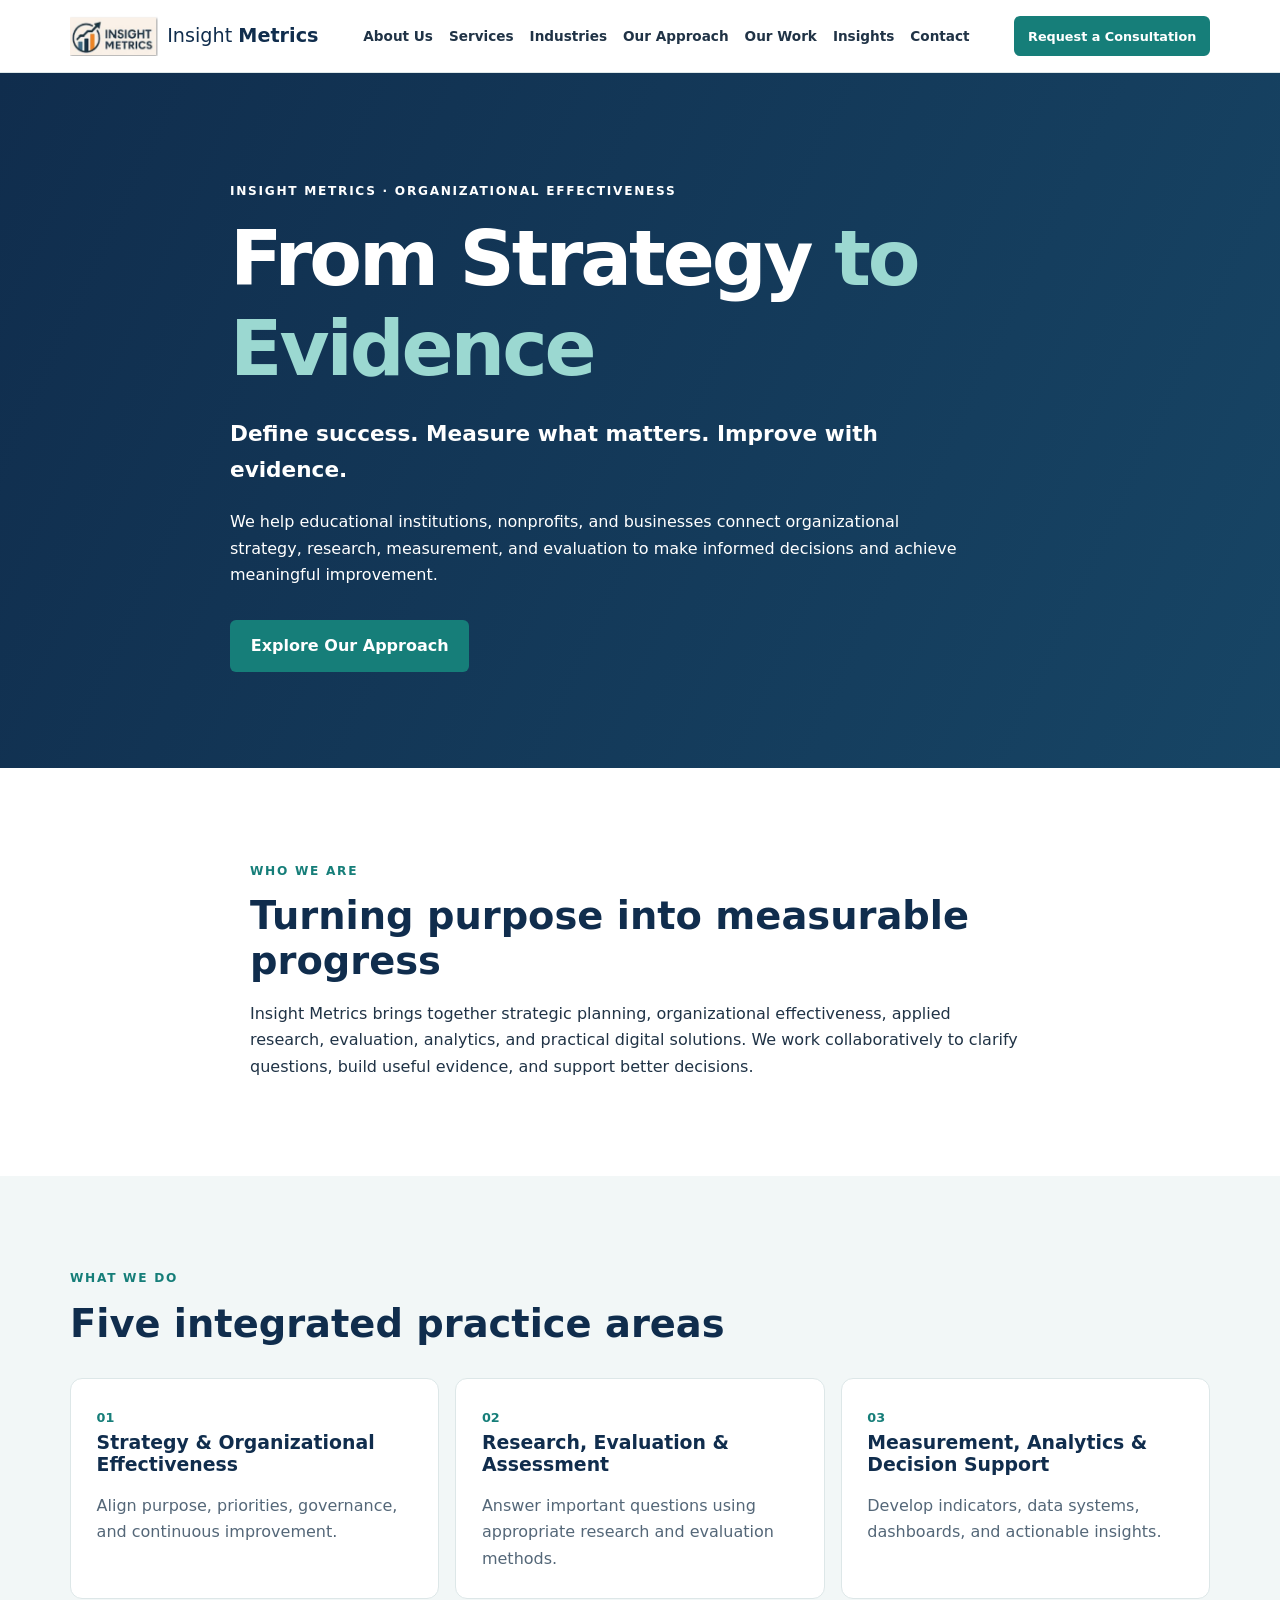
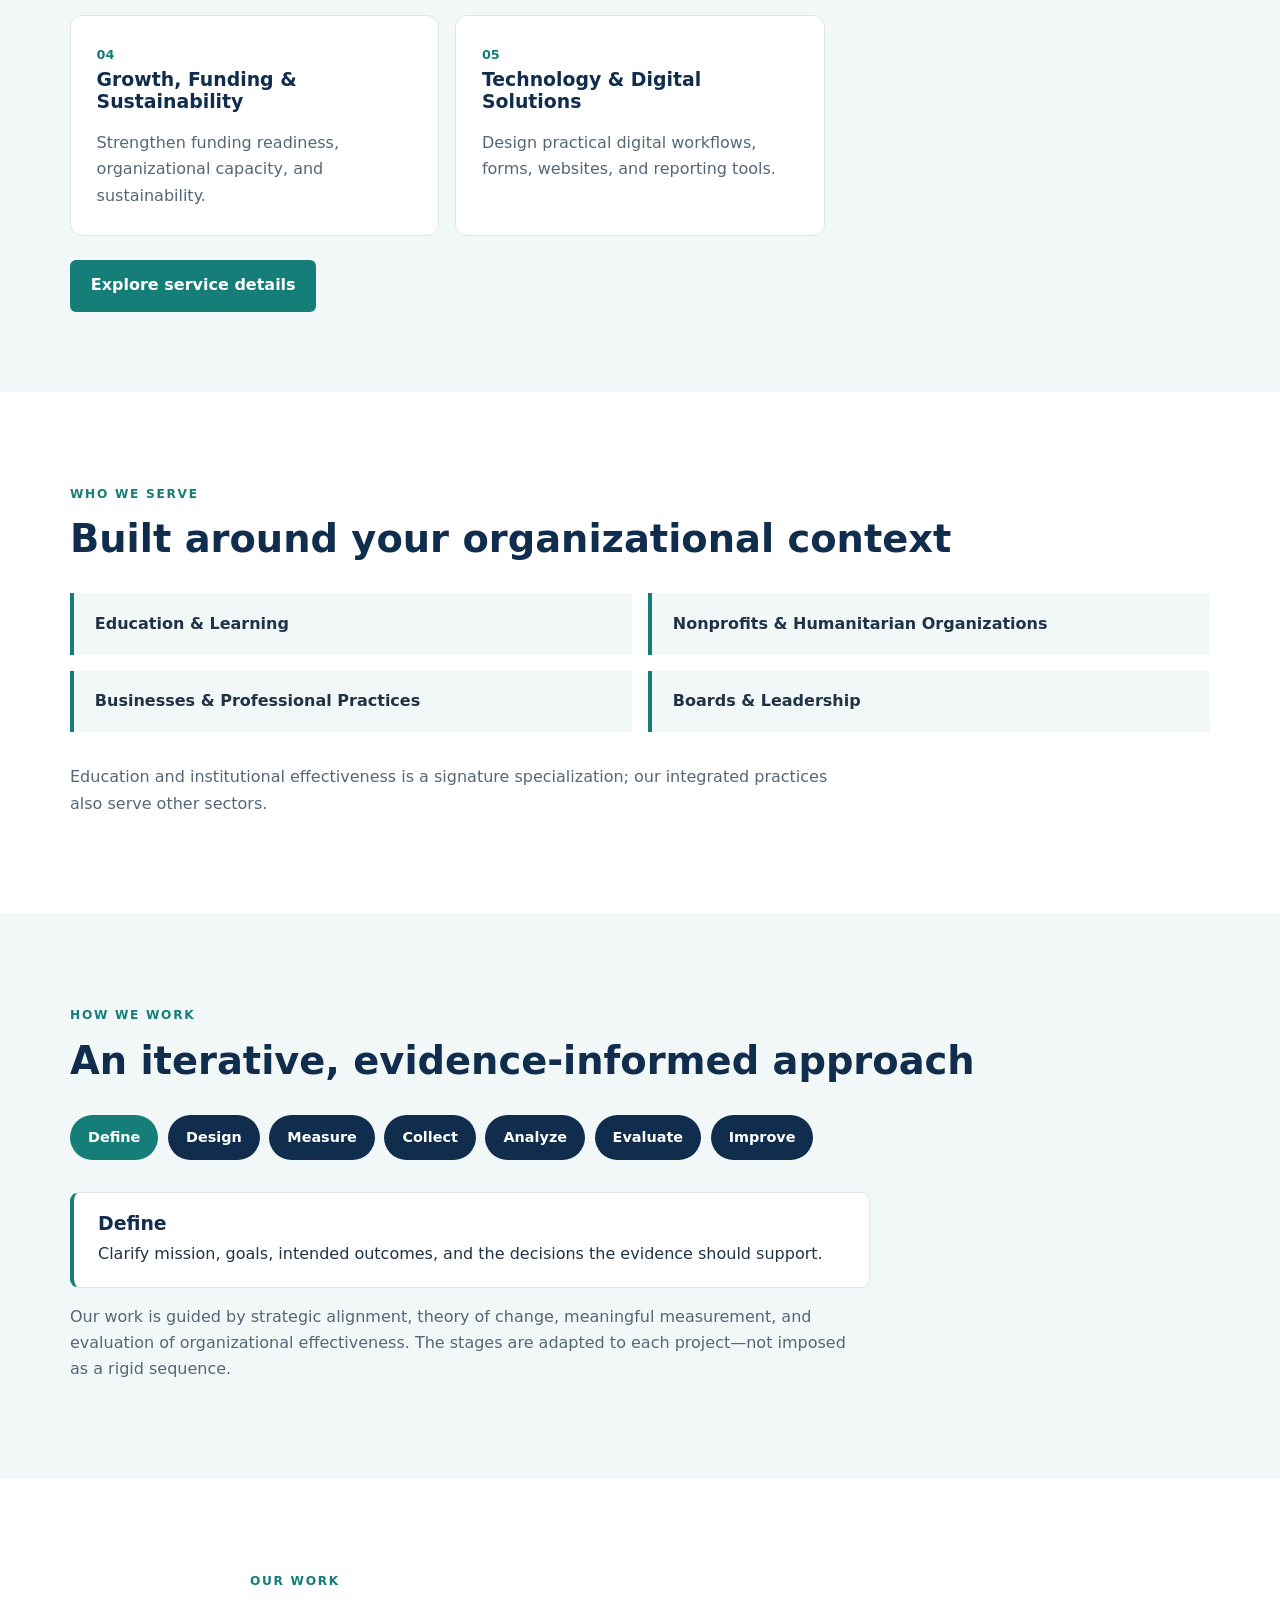
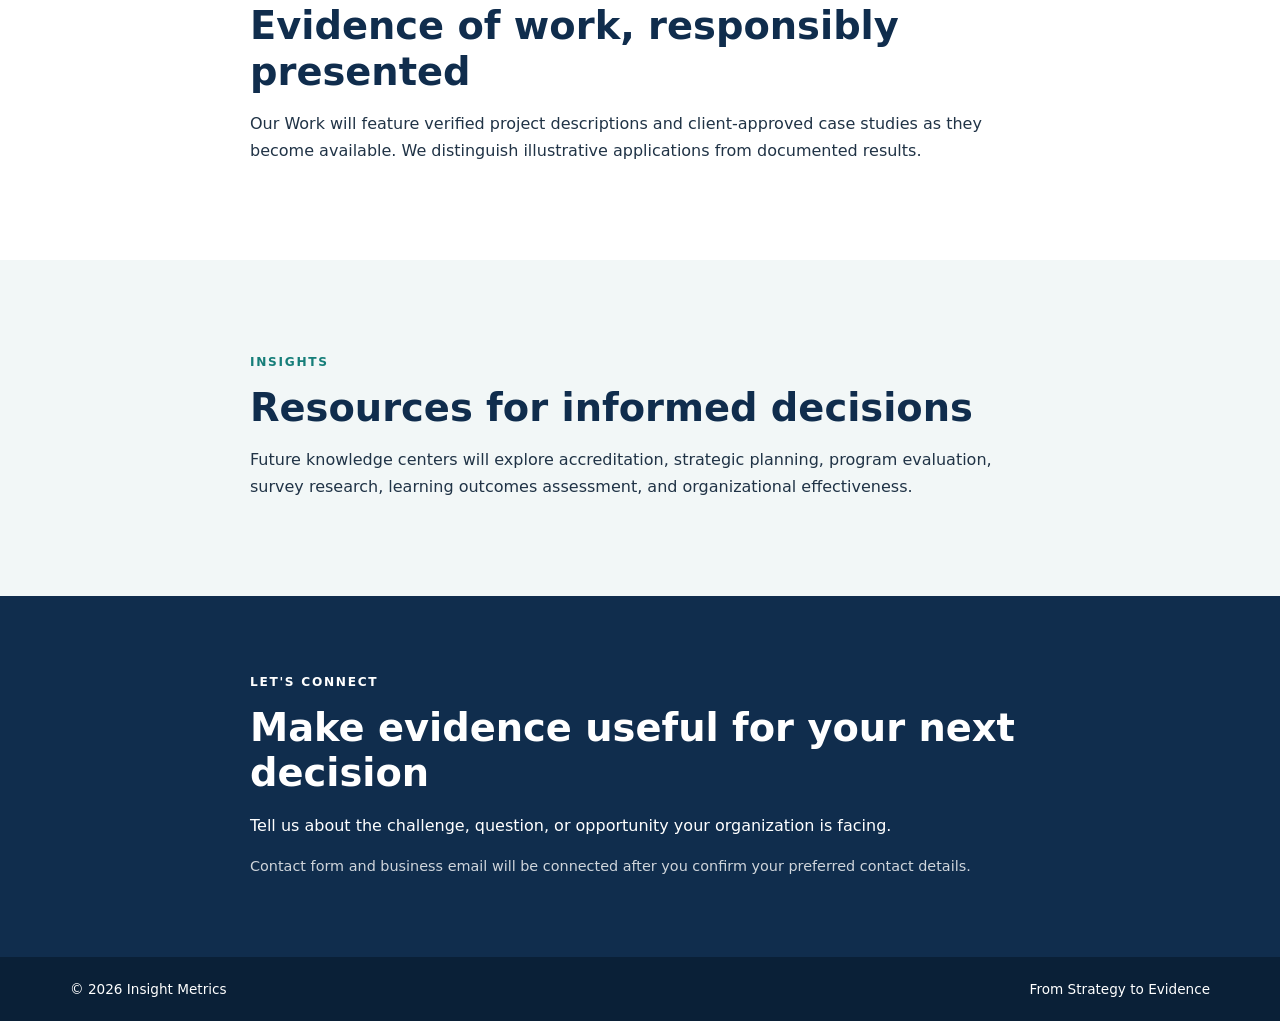
<file: index.html>
<!DOCTYPE html>
<html lang="en">

<head>
  <meta charset="UTF-8">
  <meta name="viewport" content="width=device-width, initial-scale=1.0">
  <meta name="description"
    content="Insight Metrics connects organizational strategy, research, measurement, and evaluation to meaningful improvement.">
  <title>Insight Metrics | From Strategy to Evidence</title>
  <link rel="stylesheet" href="styles.css">
</head>

<body>
  <a class="skip-link" href="#main">Skip to content</a>
  <header class="site-header">
    <div class="container header-inner">
      <a class="brand" href="index.html" aria-label="Insight Metrics homepage">
        <img src="Images/businesslogo.png" alt="" style="display:block;height:40px;width:auto;">
        <span>Insight <strong>Metrics</strong></span>
      </a>
      <button class="menu-toggle" type="button" aria-expanded="false" aria-controls="main-navigation">☰ Menu</button>
      <nav id="main-navigation" aria-label="Main navigation" class="main-nav">
        <a href="about.html">About Us</a>
        <a href="services.html">Services</a>
        <a href="industries.html">Industries</a>
        <a href="approach.html">Our Approach</a>
        <a href="work.html">Our Work</a>
        <a href="insights.html">Insights</a>
        <a href="contact.html">Contact</a>
      </nav>
      <a class="button button-small"
        href="https://docs.google.com/forms/d/e/1FAIpQLSc_sXmukGvvefUsHFQZ63Cz_cpYXKSCiIsToT99wh1qTooazA/viewform?usp=header">
        Request a Consultation
      </a>
    </div>
  </header>
  <main id="main">
    <section class="hero">
      <div class="container hero-content">
        <p class="eyebrow">INSIGHT METRICS · ORGANIZATIONAL EFFECTIVENESS</p>
        <h1>From Strategy <span>to Evidence</span></h1>
        <p class="hero-lead">Define success. Measure what matters. Improve with evidence.</p>
        <p>We help educational institutions, nonprofits, and businesses connect organizational strategy, research,
          measurement, and evaluation to make informed decisions and achieve meaningful improvement.</p>
        <a class="button" href="approach.html">Explore Our Approach</a>
      </div>
    </section>
    <section class="section" id="about">
      <div class="container narrow">
        <p class="eyebrow teal">WHO WE ARE</p>
        <h2>Turning purpose into measurable progress</h2>
        <p>Insight Metrics brings together strategic planning, organizational effectiveness, applied research,
          evaluation, analytics, and practical digital solutions. We work collaboratively to clarify questions, build
          useful evidence, and support better decisions.</p>
      </div>
    </section>
    <section class="section section-soft" id="services">
      <div class="container">
        <p class="eyebrow teal">WHAT WE DO</p>
        <h2>Five integrated practice areas</h2>
        <div class="card-grid">
          <article class="service-card"><span class="card-number">01</span>
            <h3>Strategy &amp; Organizational Effectiveness</h3>
            <p>Align purpose, priorities, governance, and continuous improvement.</p>
          </article>
          <article class="service-card"><span class="card-number">02</span>
            <h3>Research, Evaluation &amp; Assessment</h3>
            <p>Answer important questions using appropriate research and evaluation methods.</p>
          </article>
          <article class="service-card"><span class="card-number">03</span>
            <h3>Measurement, Analytics &amp; Decision Support</h3>
            <p>Develop indicators, data systems, dashboards, and actionable insights.</p>
          </article>
          <article class="service-card"><span class="card-number">04</span>
            <h3>Growth, Funding &amp; Sustainability</h3>
            <p>Strengthen funding readiness, organizational capacity, and sustainability.</p>
          </article>
          <article class="service-card"><span class="card-number">05</span>
            <h3>Technology &amp; Digital Solutions</h3>
            <p>Design practical digital workflows, forms, websites, and reporting tools.</p>
          </article>
        </div>
        <div class="services-action"><button class="button" id="toggle-services" type="button" aria-expanded="false"
            aria-controls="services-detail">Explore service details</button></div>
        <div id="services-detail" class="details-panel" hidden>
          <h3>How our services connect</h3>
          <p>We tailor the combination of strategic planning, research, measurement, sustainability, and technology to
            the needs of each organization. Not every engagement requires all five areas.</p>
          <p>Our signature specialization is Education &amp; Institutional Effectiveness.</p>
        </div>
      </div>
    </section>
    <section class="section" id="industries">
      <div class="container">
        <p class="eyebrow teal">WHO WE SERVE</p>
        <h2>Built around your organizational context</h2>
        <div class="pill-grid">
          <div>Education &amp; Learning</div>
          <div>Nonprofits &amp; Humanitarian Organizations</div>
          <div>Businesses &amp; Professional Practices</div>
          <div>Boards &amp; Leadership</div>
        </div>
        <p class="section-note">Education and institutional effectiveness is a signature specialization; our integrated
          practices also serve other sectors.</p>
      </div>
    </section>
    <section class="section section-soft" id="approach">
      <div class="container">
        <p class="eyebrow teal">HOW WE WORK</p>
        <h2>An iterative, evidence-informed approach</h2>
        <div class="steps" role="group" aria-label="Explore methodology stages">
          <button type="button" class="step-button is-active" data-stage="0" aria-pressed="true">Define</button><button
            type="button" class="step-button" data-stage="1" aria-pressed="false">Design</button><button type="button"
            class="step-button" data-stage="2" aria-pressed="false">Measure</button><button type="button"
            class="step-button" data-stage="3" aria-pressed="false">Collect</button><button type="button"
            class="step-button" data-stage="4" aria-pressed="false">Analyze</button><button type="button"
            class="step-button" data-stage="5" aria-pressed="false">Evaluate</button><button type="button"
            class="step-button" data-stage="6" aria-pressed="false">Improve</button>
        </div>
        <div class="stage-panel" id="stage-panel" aria-live="polite">
          <h3 id="stage-title">Define</h3>
          <p id="stage-description">Clarify mission, goals, intended outcomes, and the decisions the evidence should
            support.</p>
        </div>
        <p class="section-note">Our work is guided by strategic alignment, theory of change, meaningful measurement, and
          evaluation of organizational effectiveness. The stages are adapted to each project—not imposed as a rigid
          sequence.</p>
      </div>
    </section>
    <section class="section" id="work">
      <div class="container narrow">
        <p class="eyebrow teal">OUR WORK</p>
        <h2>Evidence of work, responsibly presented</h2>
        <p>Our Work will feature verified project descriptions and client-approved case studies as they become
          available. We distinguish illustrative applications from documented results.</p>
      </div>
    </section>
    <section class="section section-soft" id="insights">
      <div class="container narrow">
        <p class="eyebrow teal">INSIGHTS</p>
        <h2>Resources for informed decisions</h2>
        <p>Future knowledge centers will explore accreditation, strategic planning, program evaluation, survey research,
          learning outcomes assessment, and organizational effectiveness.</p>
      </div>
    </section>
    <section class="contact-section" id="contact">
      <div class="container narrow">
        <p class="eyebrow">LET'S CONNECT</p>
        <h2>Make evidence useful for your next decision</h2>
        <p>Tell us about the challenge, question, or opportunity your organization is facing.</p>
        <p class="contact-note">Contact form and business email will be connected after you confirm your preferred
          contact details.</p>
      </div>
    </section>
  </main>
  <footer class="site-footer">
    <div class="container footer-inner"><span>© 2026 Insight Metrics</span><span>From Strategy to Evidence</span></div>
  </footer>
  <button id="back-to-top" class="back-to-top" type="button" aria-label="Back to top">↑ Top</button>
  <script src="script.js" defer></script>
</body>

</html>
</file>
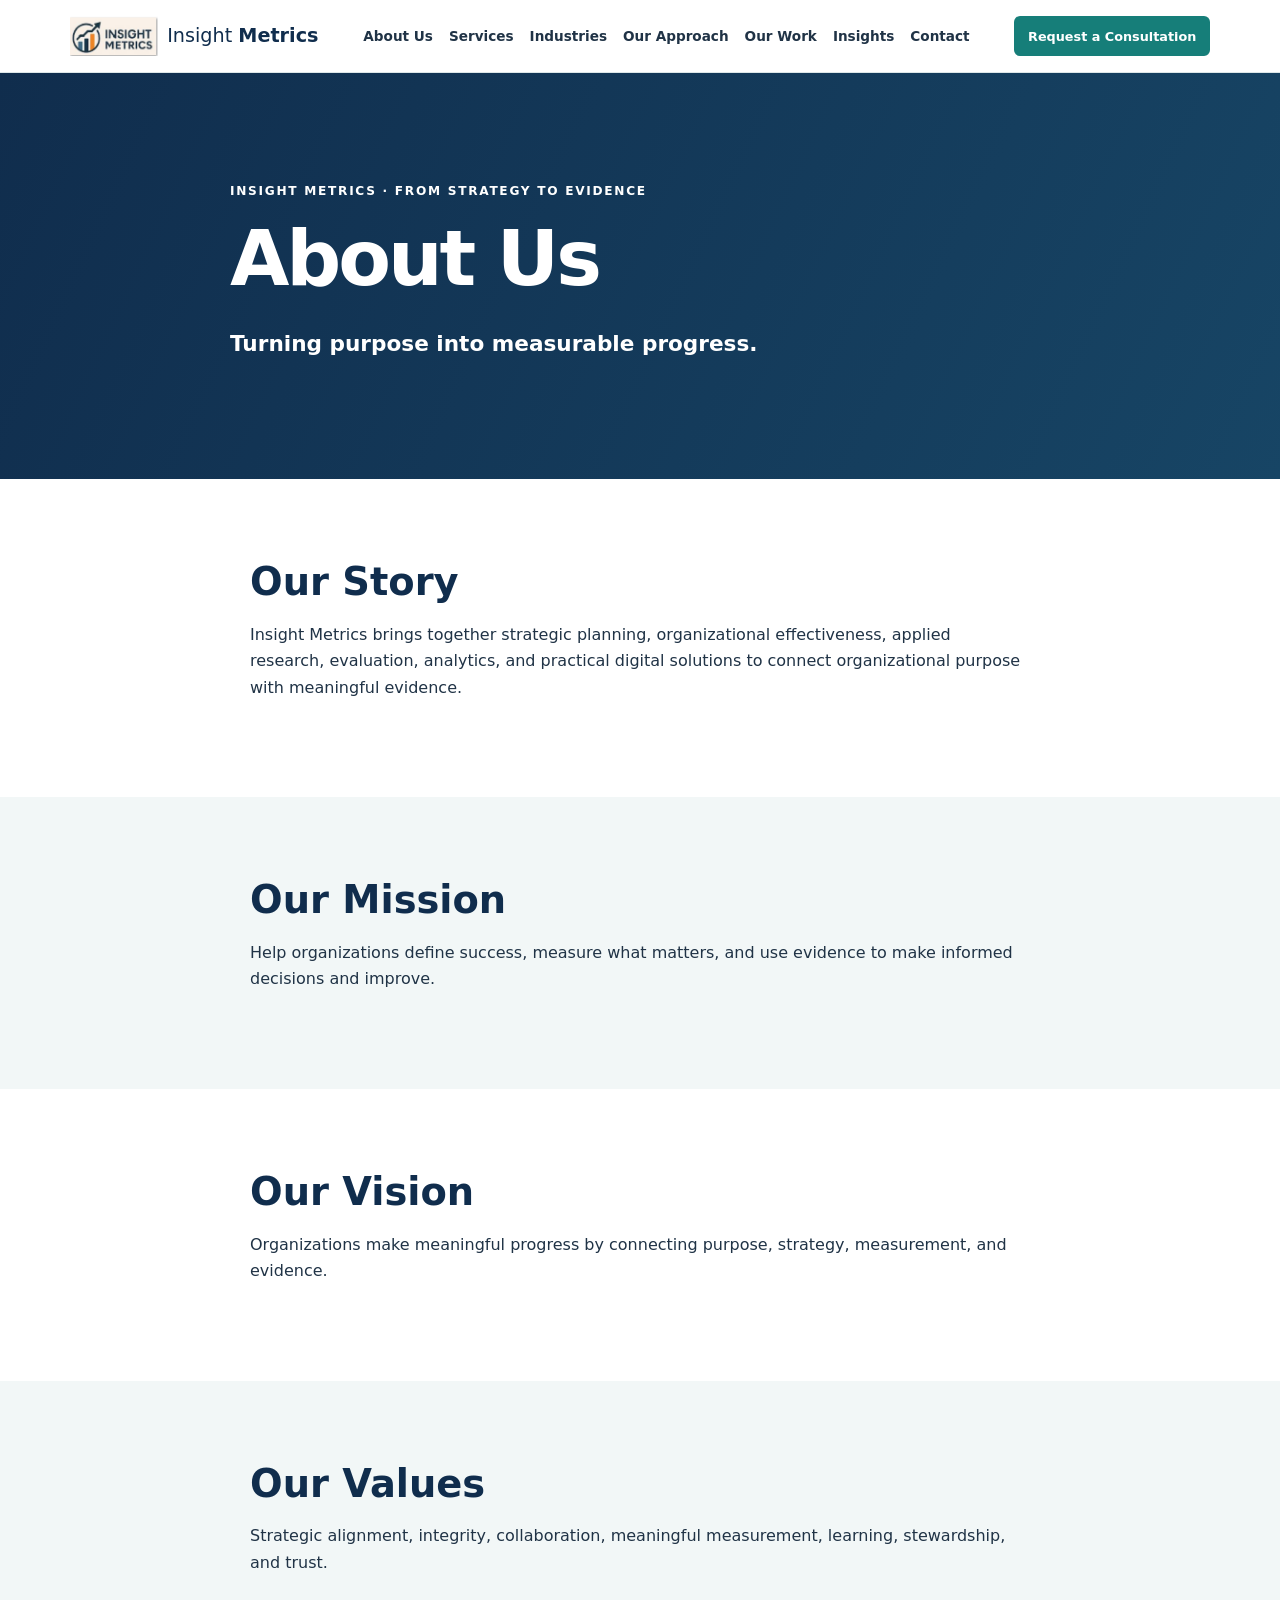
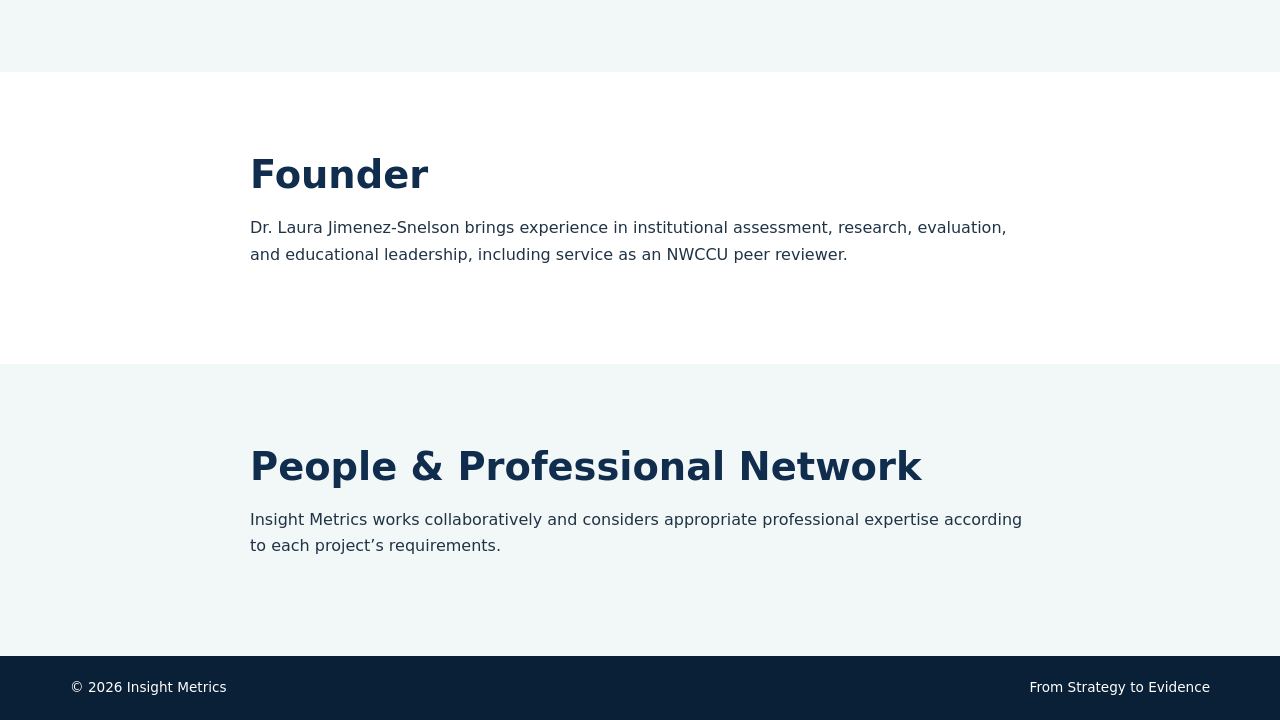
<file: about.html>
<!DOCTYPE html><html lang="en"><head><meta charset="UTF-8"><meta name="viewport" content="width=device-width,initial-scale=1"><meta name="description" content="Insight Metrics — From Strategy to Evidence"><title>About Us | Insight Metrics</title><link rel="stylesheet" href="styles.css"></head><body><a class="skip-link" href="#main">Skip to content</a><header class="site-header"><div class="container header-inner"><a class="brand" href="index.html" aria-label="Insight Metrics homepage">
        <img src="Images/businesslogo.png" alt="" style="display:block;height:40px;width:auto;">
        <span>Insight <strong>Metrics</strong></span>
      </a><button class="menu-toggle" type="button" aria-expanded="false" aria-controls="main-navigation">☰ Menu</button><nav id="main-navigation" class="main-nav" aria-label="Main navigation"><a href="about.html">About Us</a><a href="services.html">Services</a><a href="industries.html">Industries</a><a href="approach.html">Our Approach</a><a href="work.html">Our Work</a><a href="insights.html">Insights</a><a href="contact.html">Contact</a></nav><a class="button button-small" href="https://docs.google.com/forms/d/e/1FAIpQLSc_sXmukGvvefUsHFQZ63Cz_cpYXKSCiIsToT99wh1qTooazA/viewform?usp=header">Request a Consultation</a></div></header><main id="main"><section class="hero"><div class="container hero-content"><p class="eyebrow">INSIGHT METRICS · FROM STRATEGY TO EVIDENCE</p><h1>About Us</h1><p class="hero-lead">Turning purpose into measurable progress.</p></div></section><section class="section "><div class="container narrow"><h2>Our Story</h2><p>Insight Metrics brings together strategic planning, organizational effectiveness, applied research, evaluation, analytics, and practical digital solutions to connect organizational purpose with meaningful evidence.</p></div></section><section class="section section-soft"><div class="container narrow"><h2>Our Mission</h2><p>Help organizations define success, measure what matters, and use evidence to make informed decisions and improve.</p></div></section><section class="section "><div class="container narrow"><h2>Our Vision</h2><p>Organizations make meaningful progress by connecting purpose, strategy, measurement, and evidence.</p></div></section><section class="section section-soft"><div class="container narrow"><h2>Our Values</h2><p>Strategic alignment, integrity, collaboration, meaningful measurement, learning, stewardship, and trust.</p></div></section><section class="section "><div class="container narrow"><h2>Founder</h2><p>Dr. Laura Jimenez-Snelson brings experience in institutional assessment, research, evaluation, and educational leadership, including service as an NWCCU peer reviewer.</p></div></section><section class="section section-soft"><div class="container narrow"><h2>People &amp; Professional Network</h2><p>Insight Metrics works collaboratively and considers appropriate professional expertise according to each project’s requirements.</p></div></section></main><footer class="site-footer"><div class="container footer-inner"><span>© 2026 Insight Metrics</span><span>From Strategy to Evidence</span></div></footer><button id="back-to-top" class="back-to-top" type="button" aria-label="Back to top">↑ Top</button><script src="script.js" defer></script></body></html>
</file>
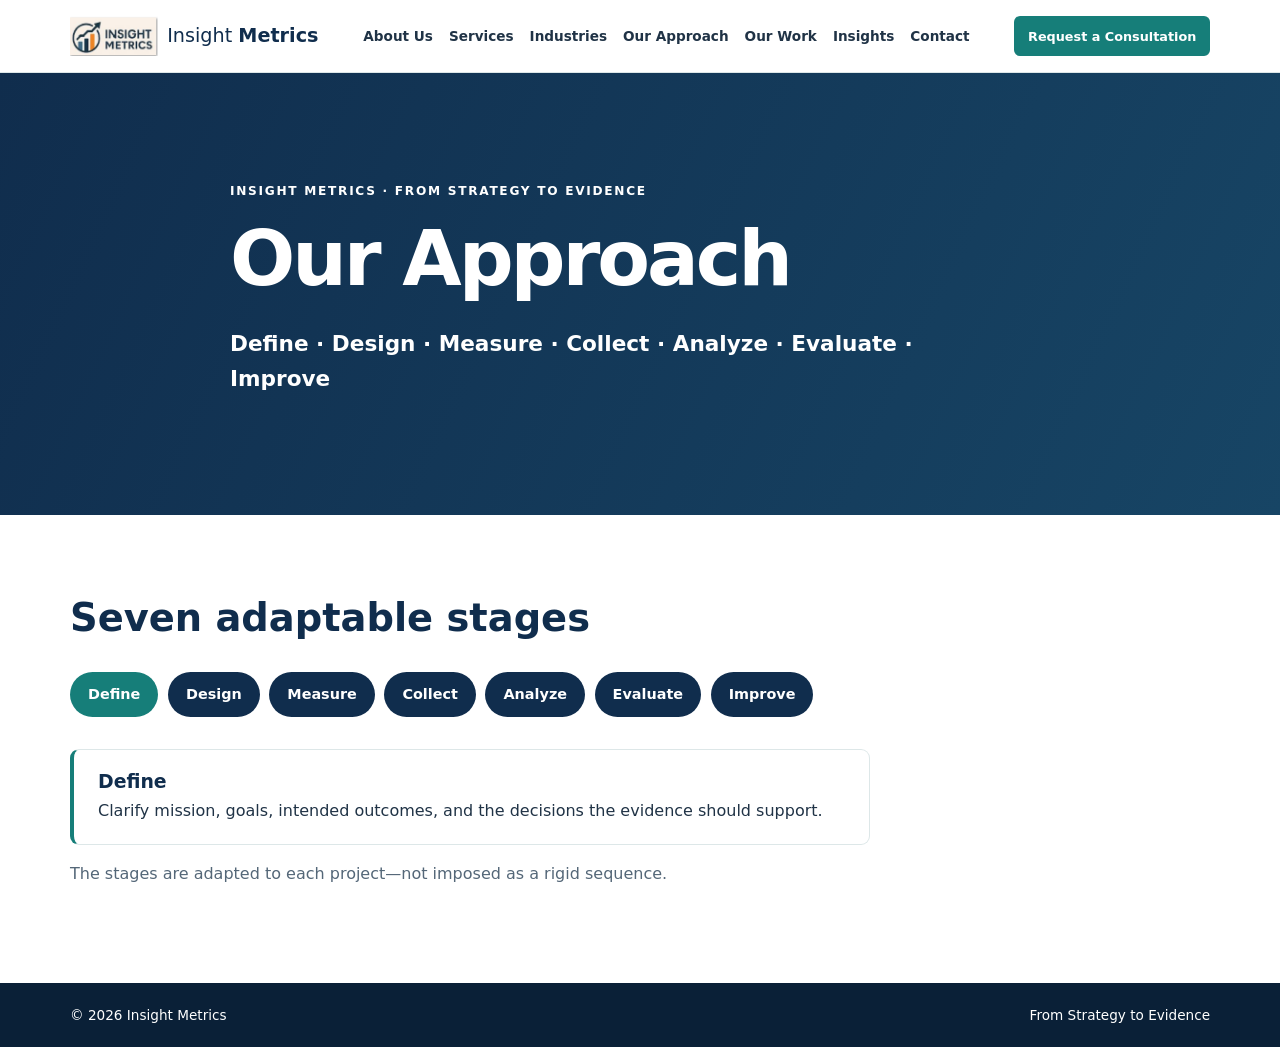
<file: approach.html>
<!DOCTYPE html><html lang="en"><head><meta charset="UTF-8"><meta name="viewport" content="width=device-width,initial-scale=1"><meta name="description" content="Insight Metrics — From Strategy to Evidence"><title>Our Approach | Insight Metrics</title><link rel="stylesheet" href="styles.css"></head><body><a class="skip-link" href="#main">Skip to content</a><header class="site-header"><div class="container header-inner"><a class="brand" href="index.html" aria-label="Insight Metrics homepage">
        <img src="Images/businesslogo.png" alt="" style="display:block;height:40px;width:auto;">
        <span>Insight <strong>Metrics</strong></span>
      </a><button class="menu-toggle" type="button" aria-expanded="false" aria-controls="main-navigation">☰ Menu</button><nav id="main-navigation" class="main-nav" aria-label="Main navigation"><a href="about.html">About Us</a><a href="services.html">Services</a><a href="industries.html">Industries</a><a href="approach.html">Our Approach</a><a href="work.html">Our Work</a><a href="insights.html">Insights</a><a href="contact.html">Contact</a></nav><a class="button button-small" href="https://docs.google.com/forms/d/e/1FAIpQLSc_sXmukGvvefUsHFQZ63Cz_cpYXKSCiIsToT99wh1qTooazA/viewform?usp=header">Request a Consultation</a></div></header><main id="main"><section class="hero"><div class="container hero-content"><p class="eyebrow">INSIGHT METRICS · FROM STRATEGY TO EVIDENCE</p><h1>Our Approach</h1><p class="hero-lead">Define · Design · Measure · Collect · Analyze · Evaluate · Improve</p></div></section><section class="section"><div class="container"><h2>Seven adaptable stages</h2><div class="steps" role="group" aria-label="Explore methodology stages"><button type="button" class="step-button is-active" data-stage="0" aria-pressed="true">Define</button><button type="button" class="step-button " data-stage="1" aria-pressed="false">Design</button><button type="button" class="step-button " data-stage="2" aria-pressed="false">Measure</button><button type="button" class="step-button " data-stage="3" aria-pressed="false">Collect</button><button type="button" class="step-button " data-stage="4" aria-pressed="false">Analyze</button><button type="button" class="step-button " data-stage="5" aria-pressed="false">Evaluate</button><button type="button" class="step-button " data-stage="6" aria-pressed="false">Improve</button></div><div class="stage-panel" id="stage-panel" aria-live="polite"><h3 id="stage-title">Define</h3><p id="stage-description">Clarify mission, goals, intended outcomes, and the decisions the evidence should support.</p></div><p class="section-note">The stages are adapted to each project—not imposed as a rigid sequence.</p></div></section></main><footer class="site-footer"><div class="container footer-inner"><span>© 2026 Insight Metrics</span><span>From Strategy to Evidence</span></div></footer><button id="back-to-top" class="back-to-top" type="button" aria-label="Back to top">↑ Top</button><script src="script.js" defer></script></body></html>
</file>
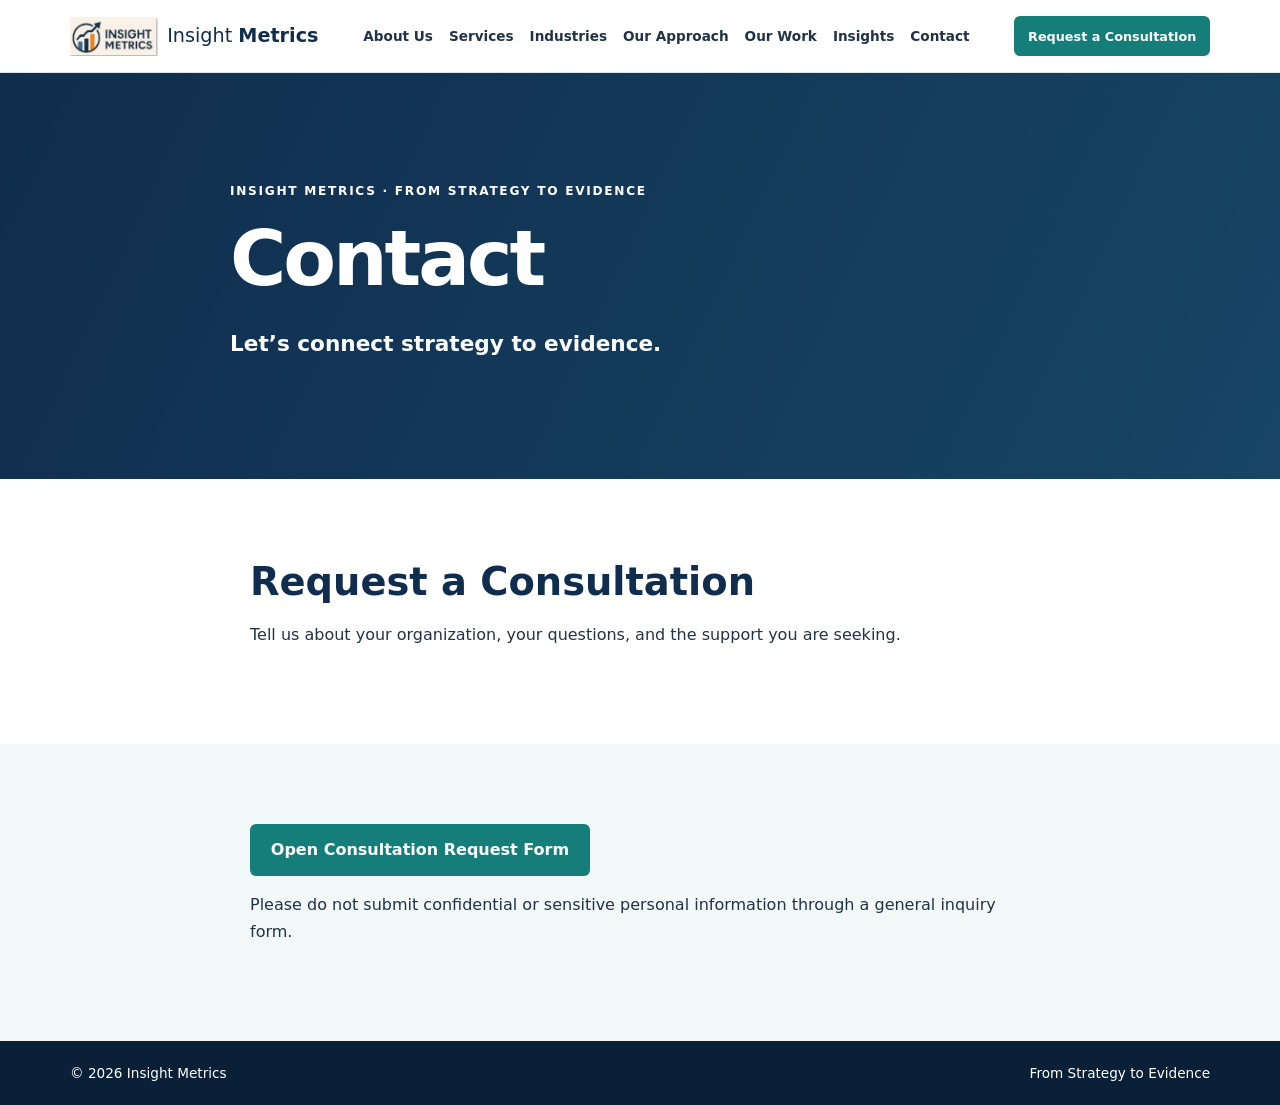
<file: contact.html>
<!DOCTYPE html><html lang="en"><head><meta charset="UTF-8"><meta name="viewport" content="width=device-width,initial-scale=1"><meta name="description" content="Insight Metrics — From Strategy to Evidence"><title>Contact | Insight Metrics</title><link rel="stylesheet" href="styles.css"></head><body><a class="skip-link" href="#main">Skip to content</a><header class="site-header"><div class="container header-inner"><a class="brand" href="index.html" aria-label="Insight Metrics homepage">
        <img src="Images/businesslogo.png" alt="" style="display:block;height:40px;width:auto;">
        <span>Insight <strong>Metrics</strong></span>
      </a><button class="menu-toggle" type="button" aria-expanded="false" aria-controls="main-navigation">☰ Menu</button><nav id="main-navigation" class="main-nav" aria-label="Main navigation"><a href="about.html">About Us</a><a href="services.html">Services</a><a href="industries.html">Industries</a><a href="approach.html">Our Approach</a><a href="work.html">Our Work</a><a href="insights.html">Insights</a><a href="contact.html">Contact</a></nav><a class="button button-small" href="https://docs.google.com/forms/d/e/1FAIpQLSc_sXmukGvvefUsHFQZ63Cz_cpYXKSCiIsToT99wh1qTooazA/viewform?usp=header">Request a Consultation</a></div></header><main id="main"><section class="hero"><div class="container hero-content"><p class="eyebrow">INSIGHT METRICS · FROM STRATEGY TO EVIDENCE</p><h1>Contact</h1><p class="hero-lead">Let’s connect strategy to evidence.</p></div></section><section class="section "><div class="container narrow"><h2>Request a Consultation</h2><p>Tell us about your organization, your questions, and the support you are seeking.</p></div></section><section class="section section-soft"><div class="container narrow"><a class="button" href="https://docs.google.com/forms/d/e/1FAIpQLSc_sXmukGvvefUsHFQZ63Cz_cpYXKSCiIsToT99wh1qTooazA/viewform?usp=header">Open Consultation Request Form</a><p>Please do not submit confidential or sensitive personal information through a general inquiry form.</p></div></section></main><footer class="site-footer"><div class="container footer-inner"><span>© 2026 Insight Metrics</span><span>From Strategy to Evidence</span></div></footer><button id="back-to-top" class="back-to-top" type="button" aria-label="Back to top">↑ Top</button><script src="script.js" defer></script></body></html>
</file>
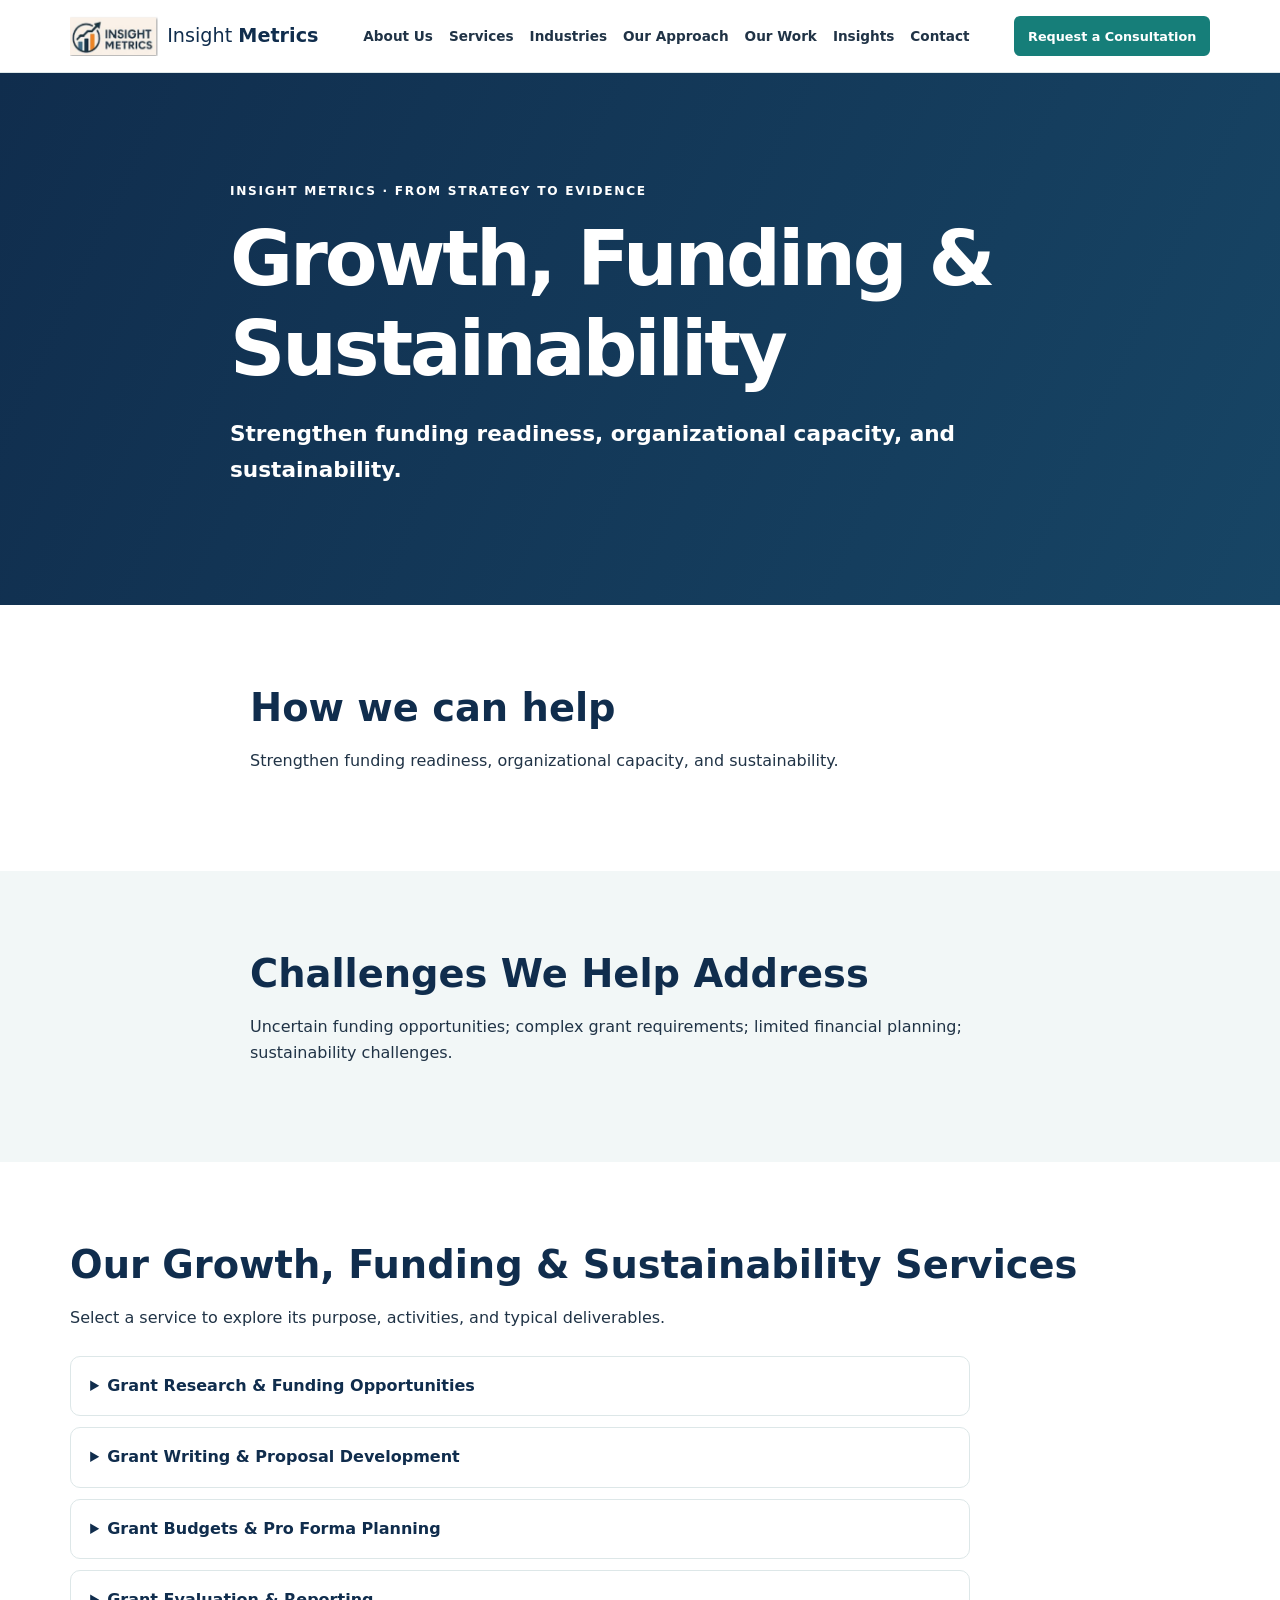
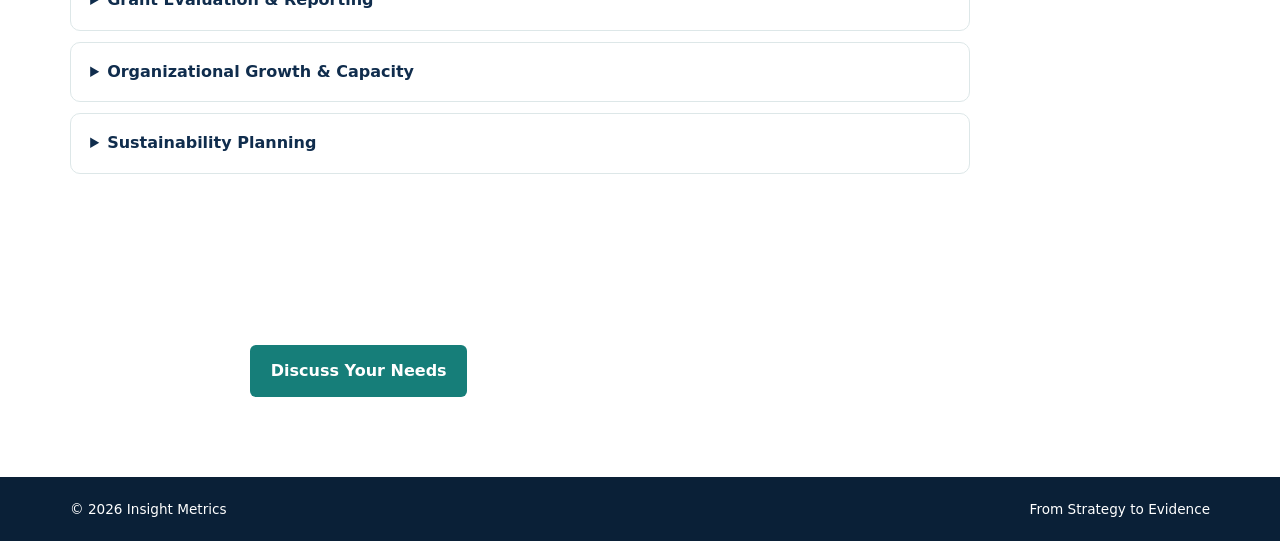
<file: growth-funding-sustainability.html>
<!DOCTYPE html><html lang="en"><head><meta charset="UTF-8"><meta name="viewport" content="width=device-width,initial-scale=1"><meta name="description" content="Insight Metrics — From Strategy to Evidence"><title>Growth, Funding &amp; Sustainability | Insight Metrics</title><link rel="stylesheet" href="styles.css"></head><body><a class="skip-link" href="#main">Skip to content</a><header class="site-header"><div class="container header-inner"><a class="brand" href="index.html" aria-label="Insight Metrics homepage">
        <img src="Images/businesslogo.png" alt="" style="display:block;height:40px;width:auto;">
        <span>Insight <strong>Metrics</strong></span>
      </a><button class="menu-toggle" type="button" aria-expanded="false" aria-controls="main-navigation">☰ Menu</button><nav id="main-navigation" class="main-nav" aria-label="Main navigation"><a href="about.html">About Us</a><a href="services.html">Services</a><a href="industries.html">Industries</a><a href="approach.html">Our Approach</a><a href="work.html">Our Work</a><a href="insights.html">Insights</a><a href="contact.html">Contact</a></nav><a class="button button-small" href="https://docs.google.com/forms/d/e/1FAIpQLSc_sXmukGvvefUsHFQZ63Cz_cpYXKSCiIsToT99wh1qTooazA/viewform?usp=header">Request a Consultation</a></div></header><main id="main"><section class="hero"><div class="container hero-content"><p class="eyebrow">INSIGHT METRICS · FROM STRATEGY TO EVIDENCE</p><h1>Growth, Funding &amp; Sustainability</h1><p class="hero-lead">Strengthen funding readiness, organizational capacity, and sustainability.</p></div></section><section class="section "><div class="container narrow"><h2>How we can help</h2><p>Strengthen funding readiness, organizational capacity, and sustainability.</p></div></section><section class="section section-soft"><div class="container narrow"><h2>Challenges We Help Address</h2><p>Uncertain funding opportunities; complex grant requirements; limited financial planning; sustainability challenges.</p></div></section><section class="section"><div class="container"><h2>Our Growth, Funding & Sustainability Services</h2><p>Select a service to explore its purpose, activities, and typical deliverables.</p><div class="accordion"><details class="accordion-item"><summary>Grant Research &amp; Funding Opportunities</summary><div class="accordion-content"><p>Identify funding opportunities aligned with organizational mission, eligibility, and needs.</p><h3>What We Do</h3><p>Funding research, eligibility review, opportunity alignment.</p><h3>Typical Deliverables</h3><p>Funding opportunity shortlist and eligibility notes.</p></div></details><details class="accordion-item"><summary>Grant Writing &amp; Proposal Development</summary><div class="accordion-content"><p>Develop clear, evidence-informed proposals aligned with funder requirements.</p><h3>What We Do</h3><p>Project narratives, goals, implementation plans, and proposal coordination.</p><h3>Typical Deliverables</h3><p>Proposal drafts and supporting narratives.</p></div></details><details class="accordion-item"><summary>Grant Budgets &amp; Pro Forma Planning</summary><div class="accordion-content"><p>Connect project plans to financial assumptions and realistic budgets.</p><h3>What We Do</h3><p>Budget development, cost estimates, and financial scenarios.</p><h3>Typical Deliverables</h3><p>Project budgets and pro forma planning worksheets.</p></div></details><details class="accordion-item"><summary>Grant Evaluation &amp; Reporting</summary><div class="accordion-content"><p>Plan how implementation and results will be documented.</p><h3>What We Do</h3><p>Evaluation plans, indicators, and reporting approaches.</p><h3>Typical Deliverables</h3><p>Evaluation frameworks and reporting templates.</p></div></details><details class="accordion-item"><summary>Organizational Growth &amp; Capacity</summary><div class="accordion-content"><p>Assess organizational readiness and strengthen the people, processes, and resources needed to support expansion.</p><h3>What We Do</h3><p>Capacity assessments; staffing and workflow planning; organizational readiness; service expansion analysis; operational alignment; implementation planning.</p><h3>Typical Deliverables</h3><p>Capacity assessments, growth roadmaps, implementation plans, staffing scenarios, and operational recommendations.</p></div></details><details class="accordion-item"><summary>Sustainability Planning</summary><div class="accordion-content"><p>Connect resources and organizational capacity to longer-term continuation.</p><h3>What We Do</h3><p>Sustainability considerations and resource planning.</p><h3>Typical Deliverables</h3><p>Sustainability planning recommendations.</p></div></details></div></div></section><section class="section"><div class="container narrow"><a class="button" href="https://docs.google.com/forms/d/e/1FAIpQLSc_sXmukGvvefUsHFQZ63Cz_cpYXKSCiIsToT99wh1qTooazA/viewform?usp=header">Discuss Your Needs</a></div></section></main><footer class="site-footer"><div class="container footer-inner"><span>© 2026 Insight Metrics</span><span>From Strategy to Evidence</span></div></footer><button id="back-to-top" class="back-to-top" type="button" aria-label="Back to top">↑ Top</button><script src="script.js" defer></script></body></html>
</file>
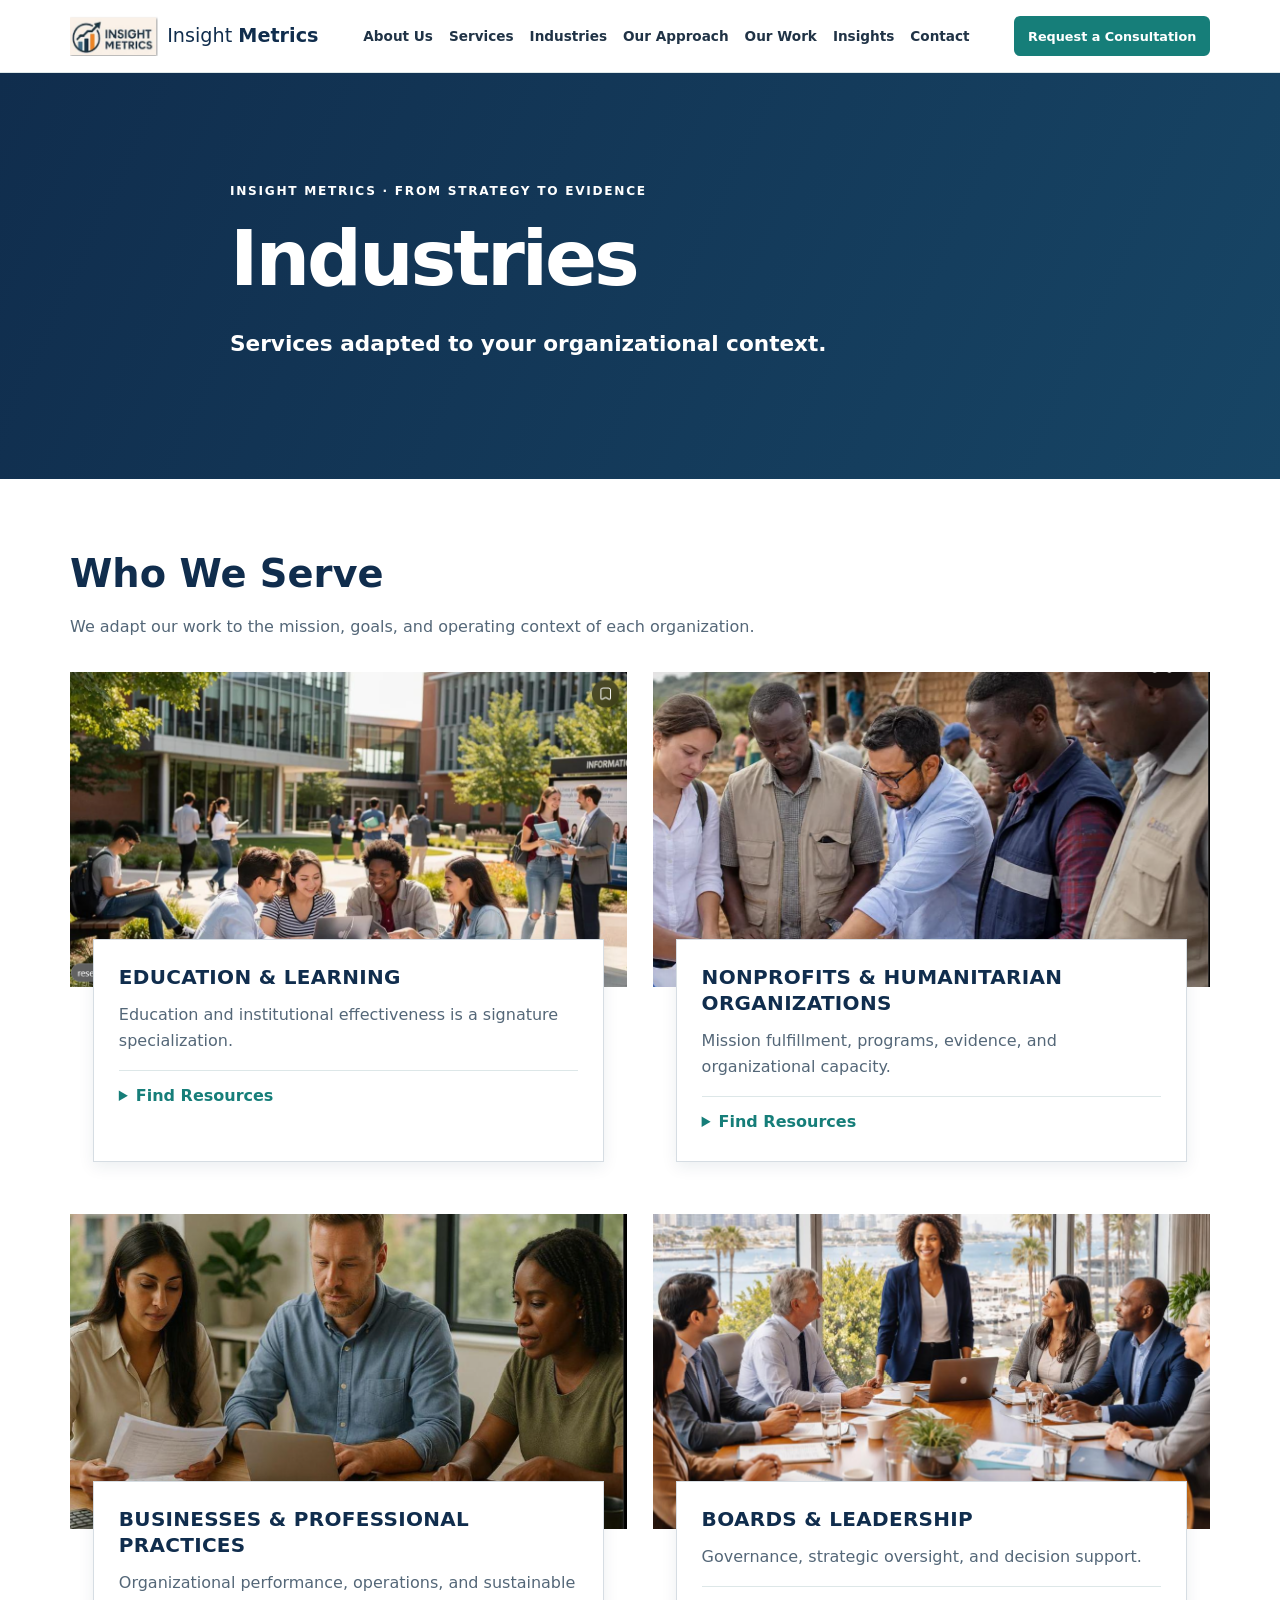
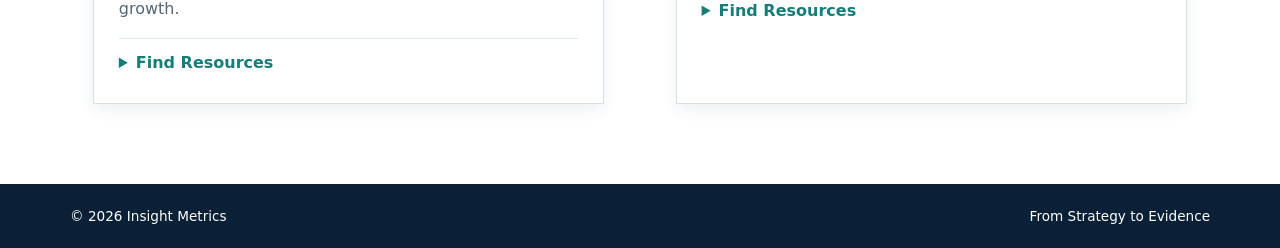
<file: industries.html>
<!DOCTYPE html>
<html lang="en"><head><meta charset="utf-8"/><meta content="width=device-width,initial-scale=1" name="viewport"/><meta content="Insight Metrics — From Strategy to Evidence" name="description"/><title>Industries | Insight Metrics</title><link href="styles.css" rel="stylesheet"/></head><body><a class="skip-link" href="#main">Skip to content</a><header class="site-header"><div class="container header-inner"><a aria-label="Insight Metrics homepage" class="brand" href="index.html">
<img alt="" src="Images/businesslogo.png" style="display:block;height:40px;width:auto;"/>
<span>Insight <strong>Metrics</strong></span>
</a><button aria-controls="main-navigation" aria-expanded="false" class="menu-toggle" type="button">☰ Menu</button><nav aria-label="Main navigation" class="main-nav" id="main-navigation"><a href="about.html">About Us</a><a href="services.html">Services</a><a href="industries.html">Industries</a><a href="approach.html">Our Approach</a><a href="work.html">Our Work</a><a href="insights.html">Insights</a><a href="contact.html">Contact</a></nav><a class="button button-small" href="https://docs.google.com/forms/d/e/1FAIpQLSc_sXmukGvvefUsHFQZ63Cz_cpYXKSCiIsToT99wh1qTooazA/viewform?usp=header">Request a Consultation</a></div></header><main id="main"><section class="hero"><div class="container hero-content"><p class="eyebrow">INSIGHT METRICS · FROM STRATEGY TO EVIDENCE</p><h1>Industries</h1><p class="hero-lead">Services adapted to your organizational context.</p></div></section><section aria-labelledby="industries-heading" class="section industries-section"><div class="container"><h2 id="industries-heading">Who We Serve</h2><p class="section-note">We adapt our work to the mission, goals, and operating context of each organization.</p><div class="industry-grid"><article class="industry-card"><img alt="Education &amp; Learning" class="industry-photo" loading="lazy" src="Images/busexpeducation.png"/><div class="industry-card-content"><h3>Education &amp; Learning</h3><p>Education and institutional effectiveness is a signature specialization.</p><details class="industry-resources"><summary>Find Resources</summary><ul><li><a href="https://nwccu.org/" rel="noopener noreferrer" target="_blank">Institutional effectiveness and accreditation</a></li><li>Curriculum and program evaluation</li><li>Student learning outcomes assessment</li><li>Educational data and dashboards</li></ul></details></div></article><article class="industry-card"><img alt="Nonprofits &amp; Humanitarian Organizations" class="industry-photo" loading="lazy" src="Images/busexphumanitarian.png"/><div class="industry-card-content"><h3>Nonprofits &amp; Humanitarian Organizations</h3><p>Mission fulfillment, programs, evidence, and organizational capacity.</p><details class="industry-resources"><summary>Find Resources</summary><ul><li>Mission fulfillment and impact evaluation</li><li>Program monitoring and evaluation</li><li>Grant research and proposal development</li><li>Data collection and reporting systems</li></ul></details></div></article><article class="industry-card"><img alt="Businesses &amp; Professional Practices" class="industry-photo" loading="lazy" src="Images/busexpbusiness.png"/><div class="industry-card-content"><h3>Businesses &amp; Professional Practices</h3><p>Organizational performance, operations, and sustainable growth.</p><details class="industry-resources"><summary>Find Resources</summary><ul><li>Strategic and business planning</li><li>Organizational performance and analytics</li><li>Business growth and sustainability</li><li>Technology and digital solutions</li></ul></details></div></article><article class="industry-card"><img alt="Boards &amp; Leadership" class="industry-photo" loading="lazy" src="Images/busexpboarleadership.png"/><div class="industry-card-content"><h3>Boards &amp; Leadership</h3><p>Governance, strategic oversight, and decision support.</p><details class="industry-resources"><summary>Find Resources</summary><ul><li>Board governance and effectiveness</li><li>Strategic priorities and performance indicators</li><li>Leadership and organizational assessment</li><li>Evidence-based decision support</li></ul></details></div></article></div></div></section></main><footer class="site-footer"><div class="container footer-inner"><span>© 2026 Insight Metrics</span><span>From Strategy to Evidence</span></div></footer><button aria-label="Back to top" class="back-to-top" id="back-to-top" type="button">↑ Top</button><script defer="" src="script.js"></script></body></html>
</file>
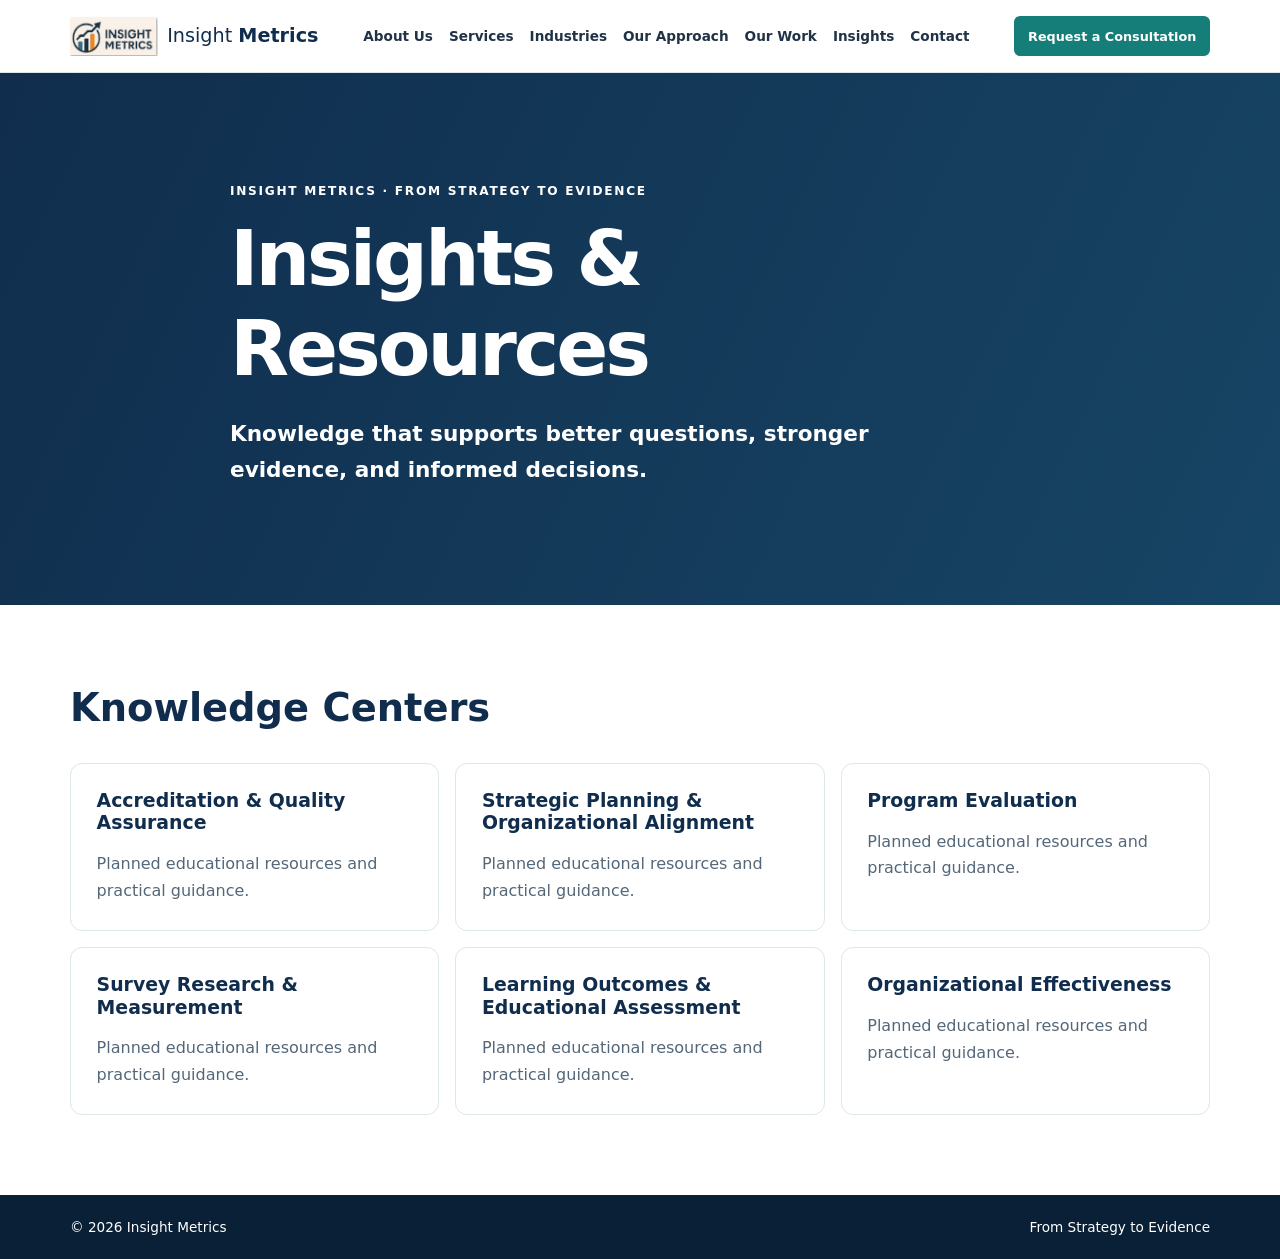
<file: insights.html>
<!DOCTYPE html><html lang="en"><head><meta charset="UTF-8"><meta name="viewport" content="width=device-width,initial-scale=1"><meta name="description" content="Insight Metrics — From Strategy to Evidence"><title>Insights &amp; Resources | Insight Metrics</title><link rel="stylesheet" href="styles.css"></head><body><a class="skip-link" href="#main">Skip to content</a><header class="site-header"><div class="container header-inner"><a class="brand" href="index.html" aria-label="Insight Metrics homepage">
        <img src="Images/businesslogo.png" alt="" style="display:block;height:40px;width:auto;">
        <span>Insight <strong>Metrics</strong></span>
      </a><button class="menu-toggle" type="button" aria-expanded="false" aria-controls="main-navigation">☰ Menu</button><nav id="main-navigation" class="main-nav" aria-label="Main navigation"><a href="about.html">About Us</a><a href="services.html">Services</a><a href="industries.html">Industries</a><a href="approach.html">Our Approach</a><a href="work.html">Our Work</a><a href="insights.html">Insights</a><a href="contact.html">Contact</a></nav><a class="button button-small" href="https://docs.google.com/forms/d/e/1FAIpQLSc_sXmukGvvefUsHFQZ63Cz_cpYXKSCiIsToT99wh1qTooazA/viewform?usp=header">Request a Consultation</a></div></header><main id="main"><section class="hero"><div class="container hero-content"><p class="eyebrow">INSIGHT METRICS · FROM STRATEGY TO EVIDENCE</p><h1>Insights &amp; Resources</h1><p class="hero-lead">Knowledge that supports better questions, stronger evidence, and informed decisions.</p></div></section><section class="section"><div class="container"><h2>Knowledge Centers</h2><div class="card-grid"><article class="service-card"><h3>Accreditation &amp; Quality Assurance</h3><p>Planned educational resources and practical guidance.</p></article><article class="service-card"><h3>Strategic Planning &amp; Organizational Alignment</h3><p>Planned educational resources and practical guidance.</p></article><article class="service-card"><h3>Program Evaluation</h3><p>Planned educational resources and practical guidance.</p></article><article class="service-card"><h3>Survey Research &amp; Measurement</h3><p>Planned educational resources and practical guidance.</p></article><article class="service-card"><h3>Learning Outcomes &amp; Educational Assessment</h3><p>Planned educational resources and practical guidance.</p></article><article class="service-card"><h3>Organizational Effectiveness</h3><p>Planned educational resources and practical guidance.</p></article></div></div></section></main><footer class="site-footer"><div class="container footer-inner"><span>© 2026 Insight Metrics</span><span>From Strategy to Evidence</span></div></footer><button id="back-to-top" class="back-to-top" type="button" aria-label="Back to top">↑ Top</button><script src="script.js" defer></script></body></html>
</file>
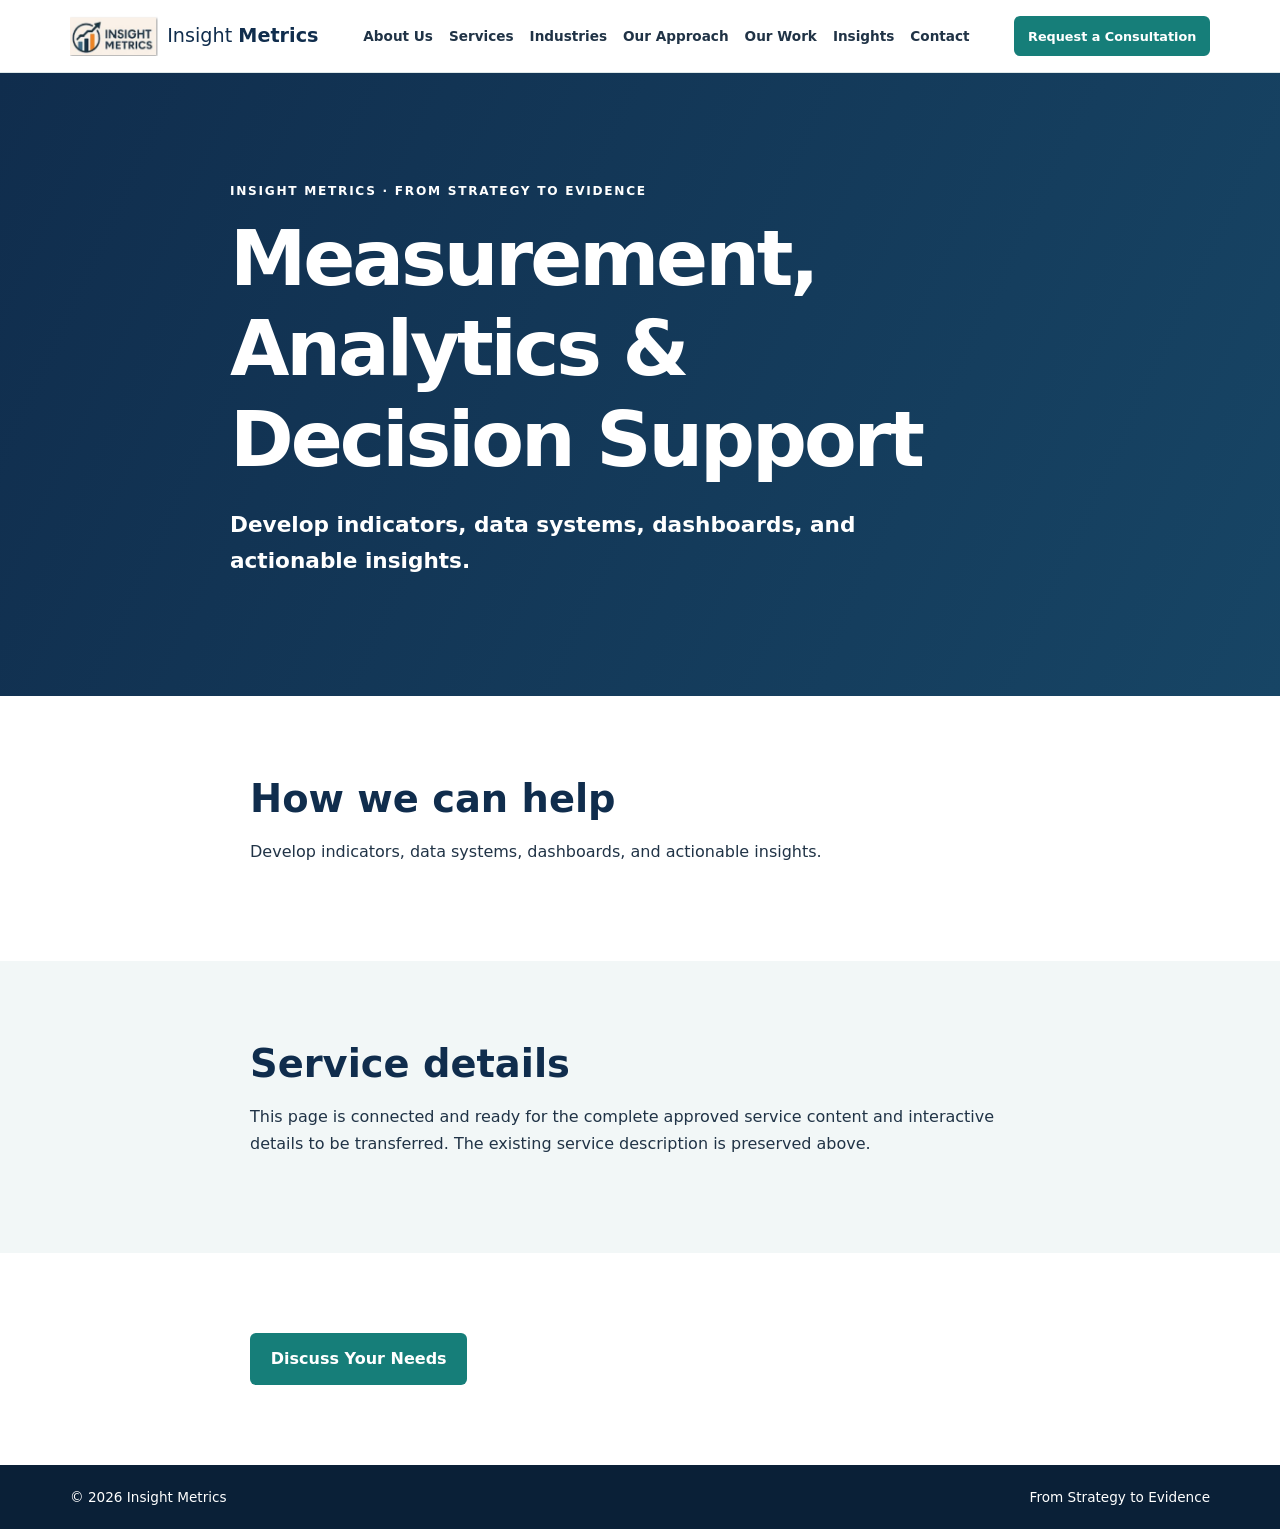
<file: measurement-analytics-decision-support.html>
<!DOCTYPE html><html lang="en"><head><meta charset="UTF-8"><meta name="viewport" content="width=device-width,initial-scale=1"><meta name="description" content="Insight Metrics — From Strategy to Evidence"><title>Measurement, Analytics &amp; Decision Support | Insight Metrics</title><link rel="stylesheet" href="styles.css"></head><body><a class="skip-link" href="#main">Skip to content</a><header class="site-header"><div class="container header-inner"><a class="brand" href="index.html" aria-label="Insight Metrics homepage">
        <img src="Images/businesslogo.png" alt="" style="display:block;height:40px;width:auto;">
        <span>Insight <strong>Metrics</strong></span>
      </a><button class="menu-toggle" type="button" aria-expanded="false" aria-controls="main-navigation">☰ Menu</button><nav id="main-navigation" class="main-nav" aria-label="Main navigation"><a href="about.html">About Us</a><a href="services.html">Services</a><a href="industries.html">Industries</a><a href="approach.html">Our Approach</a><a href="work.html">Our Work</a><a href="insights.html">Insights</a><a href="contact.html">Contact</a></nav><a class="button button-small" href="https://docs.google.com/forms/d/e/1FAIpQLSc_sXmukGvvefUsHFQZ63Cz_cpYXKSCiIsToT99wh1qTooazA/viewform?usp=header">Request a Consultation</a></div></header><main id="main"><section class="hero"><div class="container hero-content"><p class="eyebrow">INSIGHT METRICS · FROM STRATEGY TO EVIDENCE</p><h1>Measurement, Analytics &amp; Decision Support</h1><p class="hero-lead">Develop indicators, data systems, dashboards, and actionable insights.</p></div></section><section class="section "><div class="container narrow"><h2>How we can help</h2><p>Develop indicators, data systems, dashboards, and actionable insights.</p></div></section><section class="section section-soft"><div class="container narrow"><h2>Service details</h2><p>This page is connected and ready for the complete approved service content and interactive details to be transferred. The existing service description is preserved above.</p></div></section><section class="section"><div class="container narrow"><a class="button" href="https://docs.google.com/forms/d/e/1FAIpQLSc_sXmukGvvefUsHFQZ63Cz_cpYXKSCiIsToT99wh1qTooazA/viewform?usp=header">Discuss Your Needs</a></div></section></main><footer class="site-footer"><div class="container footer-inner"><span>© 2026 Insight Metrics</span><span>From Strategy to Evidence</span></div></footer><button id="back-to-top" class="back-to-top" type="button" aria-label="Back to top">↑ Top</button><script src="script.js" defer></script></body></html>
</file>
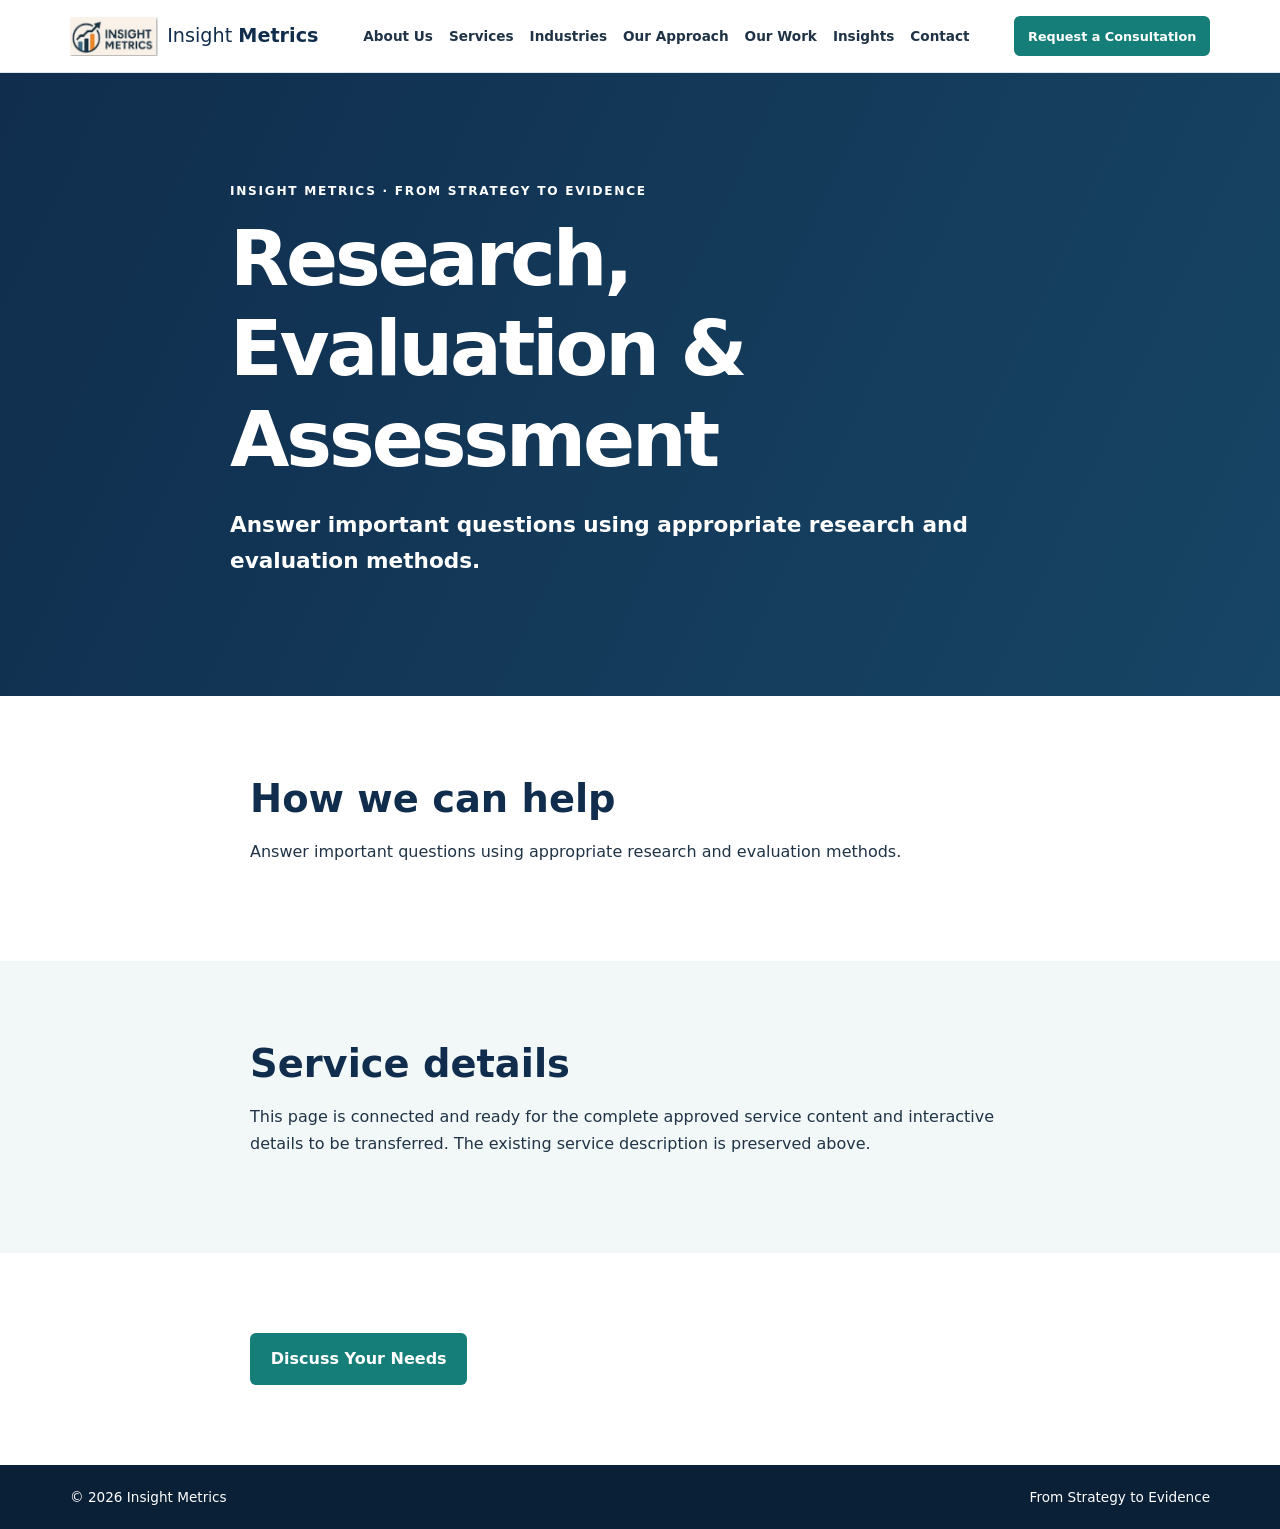
<file: research-evaluation-assessment.html>
<!DOCTYPE html><html lang="en"><head><meta charset="UTF-8"><meta name="viewport" content="width=device-width,initial-scale=1"><meta name="description" content="Insight Metrics — From Strategy to Evidence"><title>Research, Evaluation &amp; Assessment | Insight Metrics</title><link rel="stylesheet" href="styles.css"></head><body><a class="skip-link" href="#main">Skip to content</a><header class="site-header"><div class="container header-inner"><a class="brand" href="index.html" aria-label="Insight Metrics homepage">
        <img src="Images/businesslogo.png" alt="" style="display:block;height:40px;width:auto;">
        <span>Insight <strong>Metrics</strong></span>
      </a><button class="menu-toggle" type="button" aria-expanded="false" aria-controls="main-navigation">☰ Menu</button><nav id="main-navigation" class="main-nav" aria-label="Main navigation"><a href="about.html">About Us</a><a href="services.html">Services</a><a href="industries.html">Industries</a><a href="approach.html">Our Approach</a><a href="work.html">Our Work</a><a href="insights.html">Insights</a><a href="contact.html">Contact</a></nav><a class="button button-small" href="https://docs.google.com/forms/d/e/1FAIpQLSc_sXmukGvvefUsHFQZ63Cz_cpYXKSCiIsToT99wh1qTooazA/viewform?usp=header">Request a Consultation</a></div></header><main id="main"><section class="hero"><div class="container hero-content"><p class="eyebrow">INSIGHT METRICS · FROM STRATEGY TO EVIDENCE</p><h1>Research, Evaluation &amp; Assessment</h1><p class="hero-lead">Answer important questions using appropriate research and evaluation methods.</p></div></section><section class="section "><div class="container narrow"><h2>How we can help</h2><p>Answer important questions using appropriate research and evaluation methods.</p></div></section><section class="section section-soft"><div class="container narrow"><h2>Service details</h2><p>This page is connected and ready for the complete approved service content and interactive details to be transferred. The existing service description is preserved above.</p></div></section><section class="section"><div class="container narrow"><a class="button" href="https://docs.google.com/forms/d/e/1FAIpQLSc_sXmukGvvefUsHFQZ63Cz_cpYXKSCiIsToT99wh1qTooazA/viewform?usp=header">Discuss Your Needs</a></div></section></main><footer class="site-footer"><div class="container footer-inner"><span>© 2026 Insight Metrics</span><span>From Strategy to Evidence</span></div></footer><button id="back-to-top" class="back-to-top" type="button" aria-label="Back to top">↑ Top</button><script src="script.js" defer></script></body></html>
</file>
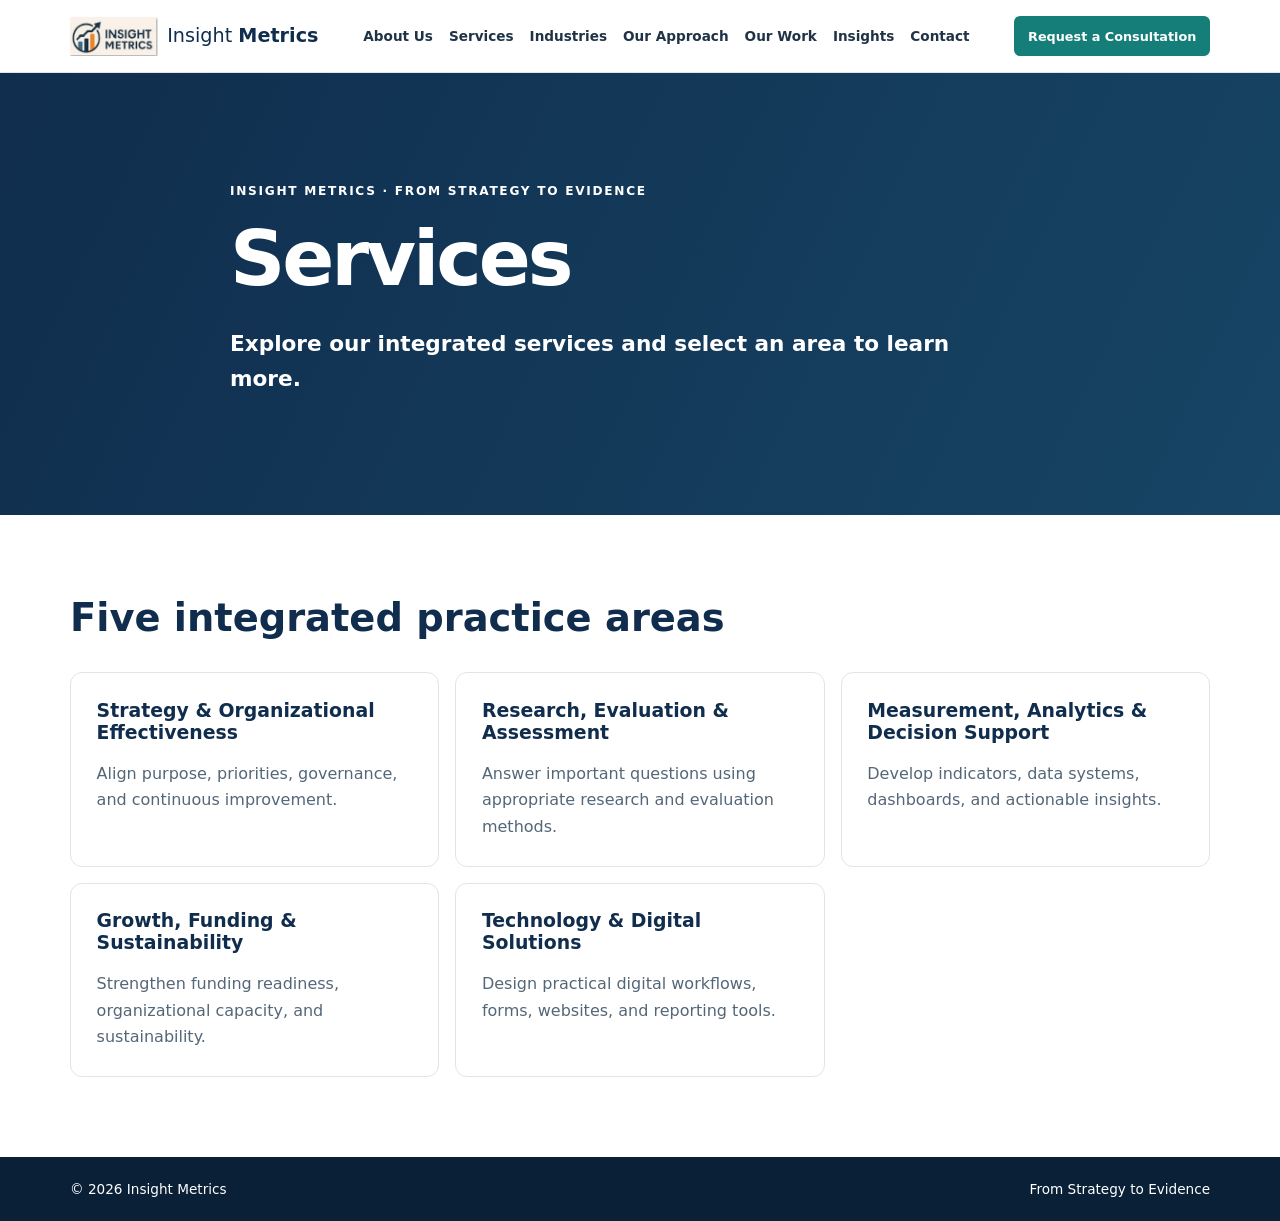
<file: services.html>
<!DOCTYPE html><html lang="en"><head><meta charset="UTF-8"><meta name="viewport" content="width=device-width,initial-scale=1"><meta name="description" content="Insight Metrics — From Strategy to Evidence"><title>Services | Insight Metrics</title><link rel="stylesheet" href="styles.css"></head><body><a class="skip-link" href="#main">Skip to content</a><header class="site-header"><div class="container header-inner"><a class="brand" href="index.html" aria-label="Insight Metrics homepage">
        <img src="Images/businesslogo.png" alt="" style="display:block;height:40px;width:auto;">
        <span>Insight <strong>Metrics</strong></span>
      </a><button class="menu-toggle" type="button" aria-expanded="false" aria-controls="main-navigation">☰ Menu</button><nav id="main-navigation" class="main-nav" aria-label="Main navigation"><a href="about.html">About Us</a><a href="services.html">Services</a><a href="industries.html">Industries</a><a href="approach.html">Our Approach</a><a href="work.html">Our Work</a><a href="insights.html">Insights</a><a href="contact.html">Contact</a></nav><a class="button button-small" href="https://docs.google.com/forms/d/e/1FAIpQLSc_sXmukGvvefUsHFQZ63Cz_cpYXKSCiIsToT99wh1qTooazA/viewform?usp=header">Request a Consultation</a></div></header><main id="main"><section class="hero"><div class="container hero-content"><p class="eyebrow">INSIGHT METRICS · FROM STRATEGY TO EVIDENCE</p><h1>Services</h1><p class="hero-lead">Explore our integrated services and select an area to learn more.</p></div></section><section class="section"><div class="container"><h2>Five integrated practice areas</h2><div class="card-grid"><article class="service-card"><h3><a href="strategy-organizational-effectiveness.html">Strategy &amp; Organizational Effectiveness</a></h3><p>Align purpose, priorities, governance, and continuous improvement.</p></article><article class="service-card"><h3><a href="research-evaluation-assessment.html">Research, Evaluation &amp; Assessment</a></h3><p>Answer important questions using appropriate research and evaluation methods.</p></article><article class="service-card"><h3><a href="measurement-analytics-decision-support.html">Measurement, Analytics &amp; Decision Support</a></h3><p>Develop indicators, data systems, dashboards, and actionable insights.</p></article><article class="service-card"><h3><a href="growth-funding-sustainability.html">Growth, Funding &amp; Sustainability</a></h3><p>Strengthen funding readiness, organizational capacity, and sustainability.</p></article><article class="service-card"><h3><a href="technology-digital-solutions.html">Technology &amp; Digital Solutions</a></h3><p>Design practical digital workflows, forms, websites, and reporting tools.</p></article></div></div></section></main><footer class="site-footer"><div class="container footer-inner"><span>© 2026 Insight Metrics</span><span>From Strategy to Evidence</span></div></footer><button id="back-to-top" class="back-to-top" type="button" aria-label="Back to top">↑ Top</button><script src="script.js" defer></script></body></html>
</file>
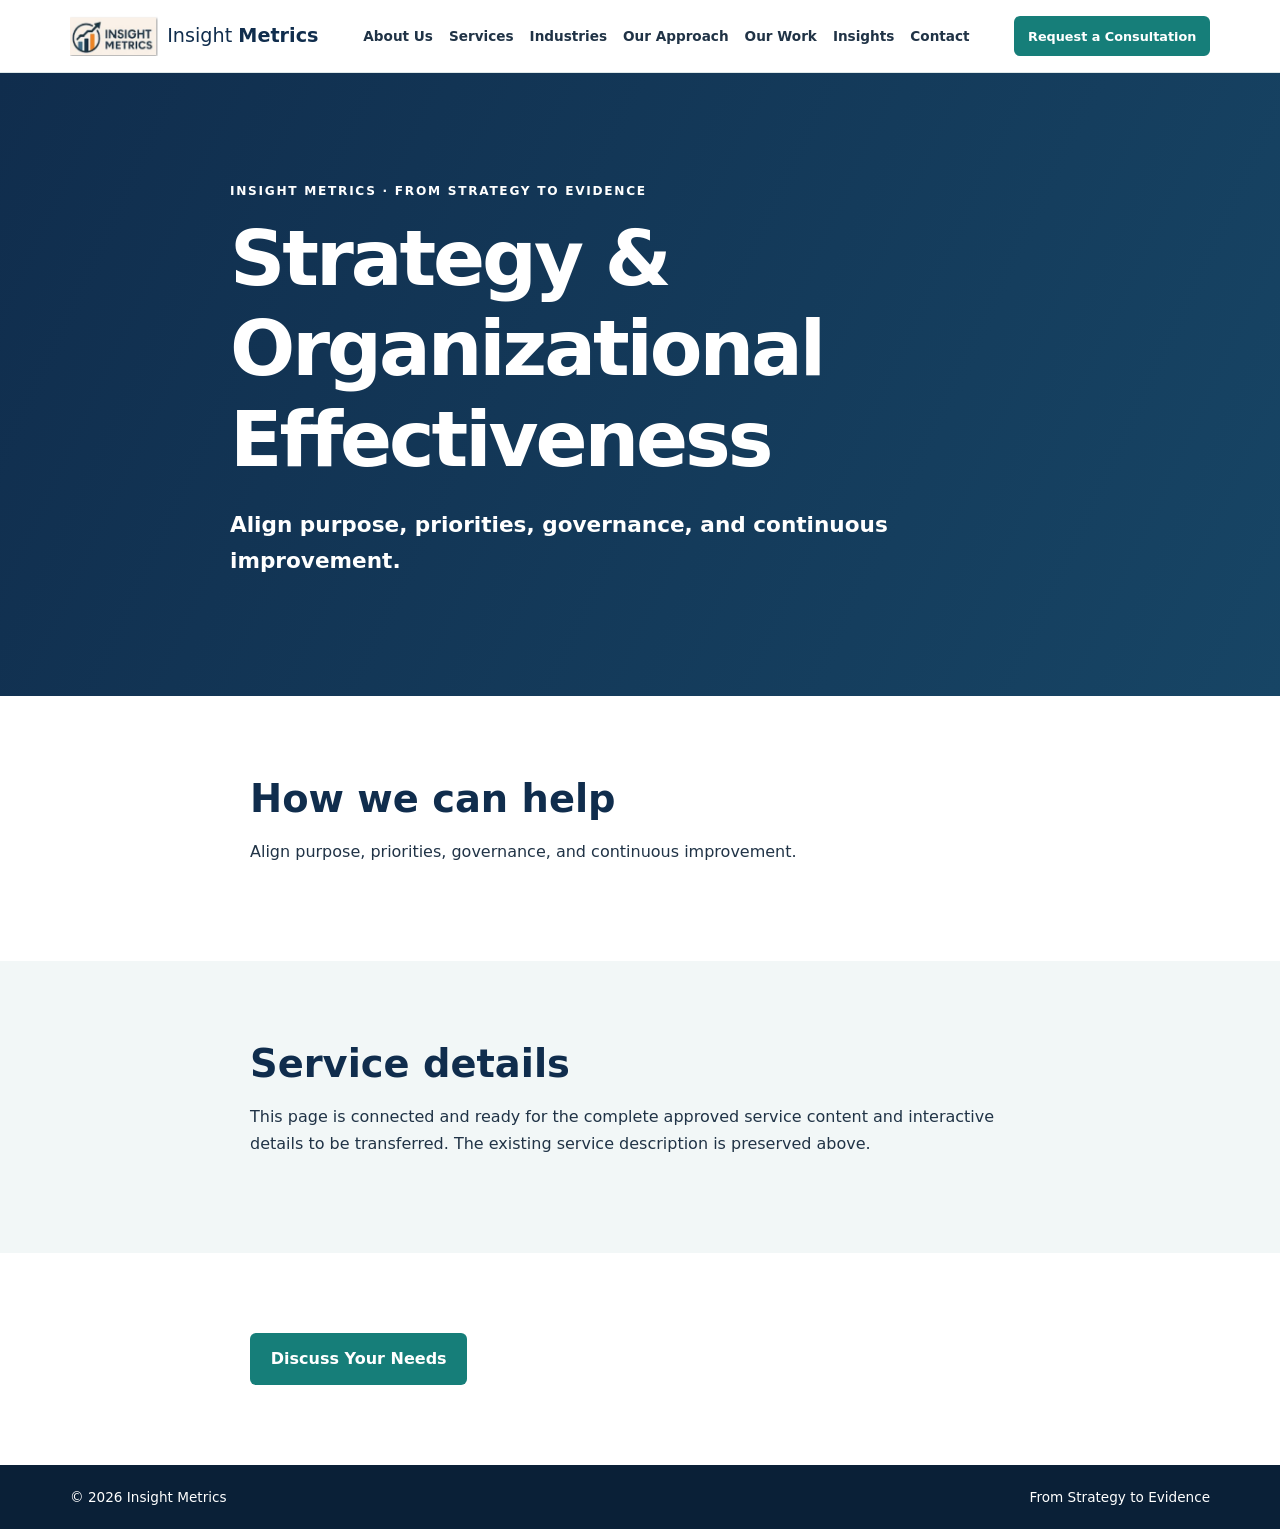
<file: strategy-organizational-effectiveness.html>
<!DOCTYPE html><html lang="en"><head><meta charset="UTF-8"><meta name="viewport" content="width=device-width,initial-scale=1"><meta name="description" content="Insight Metrics — From Strategy to Evidence"><title>Strategy &amp; Organizational Effectiveness | Insight Metrics</title><link rel="stylesheet" href="styles.css"></head><body><a class="skip-link" href="#main">Skip to content</a><header class="site-header"><div class="container header-inner"><a class="brand" href="index.html" aria-label="Insight Metrics homepage">
        <img src="Images/businesslogo.png" alt="" style="display:block;height:40px;width:auto;">
        <span>Insight <strong>Metrics</strong></span>
      </a><button class="menu-toggle" type="button" aria-expanded="false" aria-controls="main-navigation">☰ Menu</button><nav id="main-navigation" class="main-nav" aria-label="Main navigation"><a href="about.html">About Us</a><a href="services.html">Services</a><a href="industries.html">Industries</a><a href="approach.html">Our Approach</a><a href="work.html">Our Work</a><a href="insights.html">Insights</a><a href="contact.html">Contact</a></nav><a class="button button-small" href="https://docs.google.com/forms/d/e/1FAIpQLSc_sXmukGvvefUsHFQZ63Cz_cpYXKSCiIsToT99wh1qTooazA/viewform?usp=header">Request a Consultation</a></div></header><main id="main"><section class="hero"><div class="container hero-content"><p class="eyebrow">INSIGHT METRICS · FROM STRATEGY TO EVIDENCE</p><h1>Strategy &amp; Organizational Effectiveness</h1><p class="hero-lead">Align purpose, priorities, governance, and continuous improvement.</p></div></section><section class="section "><div class="container narrow"><h2>How we can help</h2><p>Align purpose, priorities, governance, and continuous improvement.</p></div></section><section class="section section-soft"><div class="container narrow"><h2>Service details</h2><p>This page is connected and ready for the complete approved service content and interactive details to be transferred. The existing service description is preserved above.</p></div></section><section class="section"><div class="container narrow"><a class="button" href="https://docs.google.com/forms/d/e/1FAIpQLSc_sXmukGvvefUsHFQZ63Cz_cpYXKSCiIsToT99wh1qTooazA/viewform?usp=header">Discuss Your Needs</a></div></section></main><footer class="site-footer"><div class="container footer-inner"><span>© 2026 Insight Metrics</span><span>From Strategy to Evidence</span></div></footer><button id="back-to-top" class="back-to-top" type="button" aria-label="Back to top">↑ Top</button><script src="script.js" defer></script></body></html>
</file>
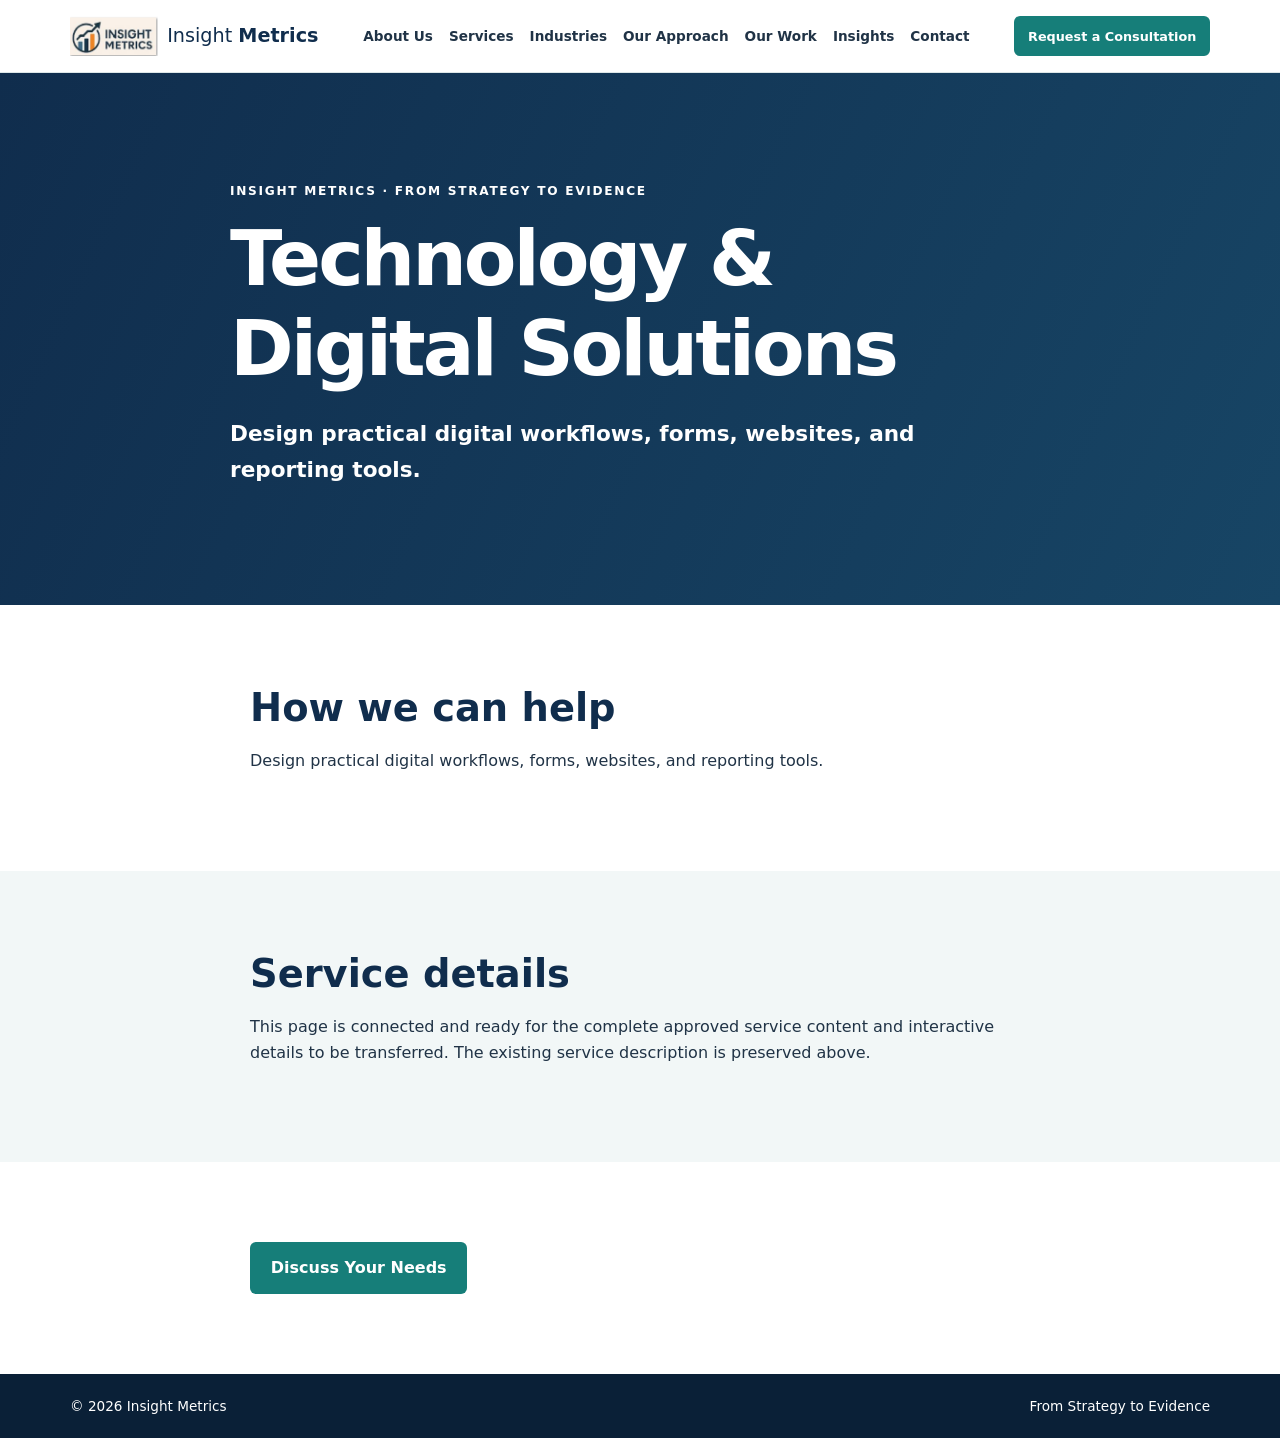
<file: technology-digital-solutions.html>
<!DOCTYPE html><html lang="en"><head><meta charset="UTF-8"><meta name="viewport" content="width=device-width,initial-scale=1"><meta name="description" content="Insight Metrics — From Strategy to Evidence"><title>Technology &amp; Digital Solutions | Insight Metrics</title><link rel="stylesheet" href="styles.css"></head><body><a class="skip-link" href="#main">Skip to content</a><header class="site-header"><div class="container header-inner"><a class="brand" href="index.html" aria-label="Insight Metrics homepage">
        <img src="Images/businesslogo.png" alt="" style="display:block;height:40px;width:auto;">
        <span>Insight <strong>Metrics</strong></span>
      </a><button class="menu-toggle" type="button" aria-expanded="false" aria-controls="main-navigation">☰ Menu</button><nav id="main-navigation" class="main-nav" aria-label="Main navigation"><a href="about.html">About Us</a><a href="services.html">Services</a><a href="industries.html">Industries</a><a href="approach.html">Our Approach</a><a href="work.html">Our Work</a><a href="insights.html">Insights</a><a href="contact.html">Contact</a></nav><a class="button button-small" href="https://docs.google.com/forms/d/e/1FAIpQLSc_sXmukGvvefUsHFQZ63Cz_cpYXKSCiIsToT99wh1qTooazA/viewform?usp=header">Request a Consultation</a></div></header><main id="main"><section class="hero"><div class="container hero-content"><p class="eyebrow">INSIGHT METRICS · FROM STRATEGY TO EVIDENCE</p><h1>Technology &amp; Digital Solutions</h1><p class="hero-lead">Design practical digital workflows, forms, websites, and reporting tools.</p></div></section><section class="section "><div class="container narrow"><h2>How we can help</h2><p>Design practical digital workflows, forms, websites, and reporting tools.</p></div></section><section class="section section-soft"><div class="container narrow"><h2>Service details</h2><p>This page is connected and ready for the complete approved service content and interactive details to be transferred. The existing service description is preserved above.</p></div></section><section class="section"><div class="container narrow"><a class="button" href="https://docs.google.com/forms/d/e/1FAIpQLSc_sXmukGvvefUsHFQZ63Cz_cpYXKSCiIsToT99wh1qTooazA/viewform?usp=header">Discuss Your Needs</a></div></section></main><footer class="site-footer"><div class="container footer-inner"><span>© 2026 Insight Metrics</span><span>From Strategy to Evidence</span></div></footer><button id="back-to-top" class="back-to-top" type="button" aria-label="Back to top">↑ Top</button><script src="script.js" defer></script></body></html>
</file>
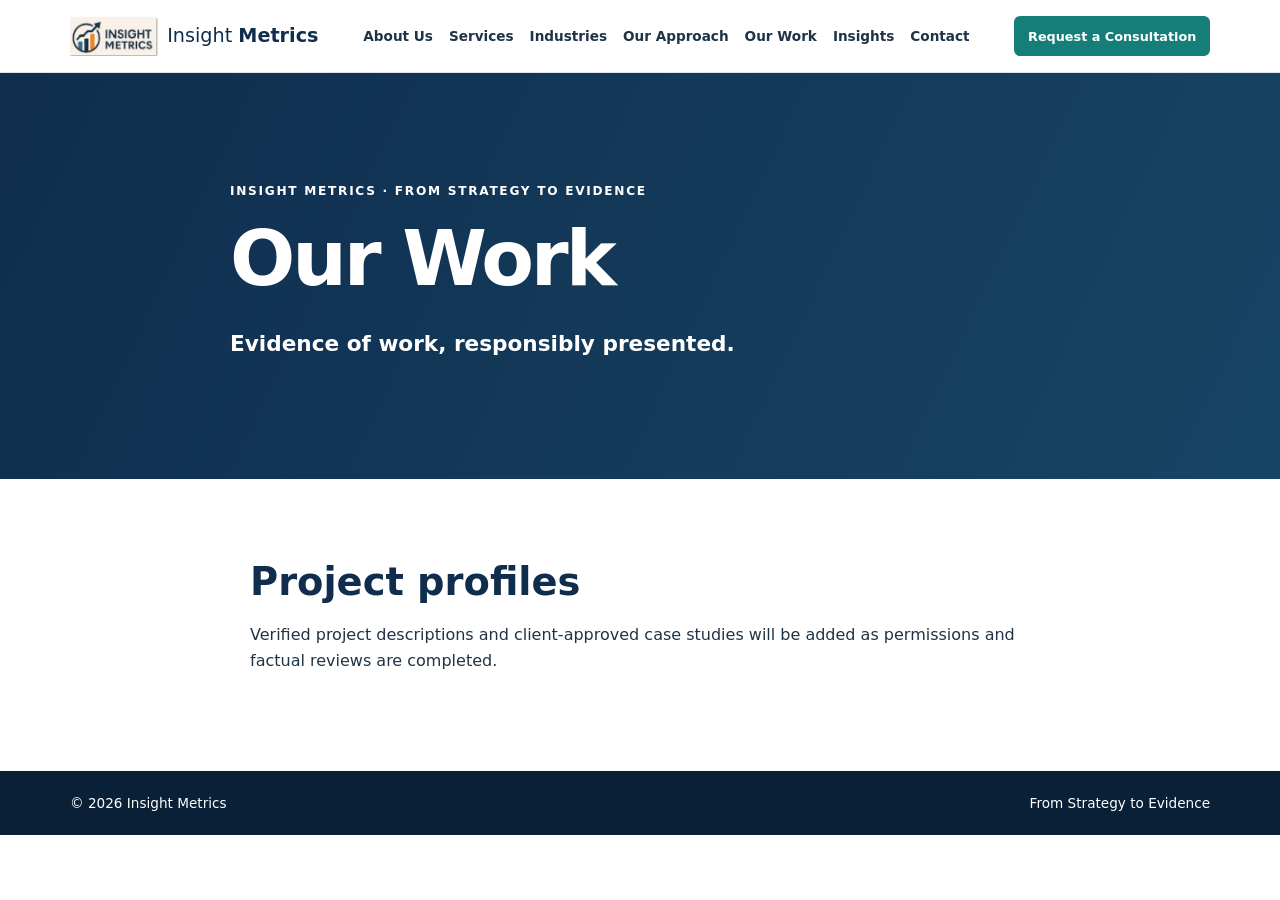
<file: work.html>
<!DOCTYPE html><html lang="en"><head><meta charset="UTF-8"><meta name="viewport" content="width=device-width,initial-scale=1"><meta name="description" content="Insight Metrics — From Strategy to Evidence"><title>Our Work | Insight Metrics</title><link rel="stylesheet" href="styles.css"></head><body><a class="skip-link" href="#main">Skip to content</a><header class="site-header"><div class="container header-inner"><a class="brand" href="index.html" aria-label="Insight Metrics homepage">
        <img src="Images/businesslogo.png" alt="" style="display:block;height:40px;width:auto;">
        <span>Insight <strong>Metrics</strong></span>
      </a><button class="menu-toggle" type="button" aria-expanded="false" aria-controls="main-navigation">☰ Menu</button><nav id="main-navigation" class="main-nav" aria-label="Main navigation"><a href="about.html">About Us</a><a href="services.html">Services</a><a href="industries.html">Industries</a><a href="approach.html">Our Approach</a><a href="work.html">Our Work</a><a href="insights.html">Insights</a><a href="contact.html">Contact</a></nav><a class="button button-small" href="https://docs.google.com/forms/d/e/1FAIpQLSc_sXmukGvvefUsHFQZ63Cz_cpYXKSCiIsToT99wh1qTooazA/viewform?usp=header">Request a Consultation</a></div></header><main id="main"><section class="hero"><div class="container hero-content"><p class="eyebrow">INSIGHT METRICS · FROM STRATEGY TO EVIDENCE</p><h1>Our Work</h1><p class="hero-lead">Evidence of work, responsibly presented.</p></div></section><section class="section "><div class="container narrow"><h2>Project profiles</h2><p>Verified project descriptions and client-approved case studies will be added as permissions and factual reviews are completed.</p></div></section></main><footer class="site-footer"><div class="container footer-inner"><span>© 2026 Insight Metrics</span><span>From Strategy to Evidence</span></div></footer><button id="back-to-top" class="back-to-top" type="button" aria-label="Back to top">↑ Top</button><script src="script.js" defer></script></body></html>
</file>
<file: styles.css>
:root { --navy:#102D4D; --teal:#167E79; --ink:#203346; --muted:#546778; --soft:#F2F7F7; --white:#fff; --border:#DDE7E8; }
* { box-sizing:border-box; }
html { scroll-behavior:smooth; }
body { margin:0; color:var(--ink); font:16px/1.65 system-ui,-apple-system,"Segoe UI",sans-serif; }
a { color:inherit; }
a:focus-visible { outline:3px solid #E6A947; outline-offset:4px; }
.container { width:min(1140px,calc(100% - 40px)); margin-inline:auto; }
.narrow { max-width:780px; }
.skip-link { position:absolute; left:1rem; top:-5rem; background:white; padding:.6rem 1rem; z-index:20; }
.skip-link:focus { top:1rem; }
.site-header { background:white; border-bottom:1px solid var(--border); }
.header-inner { display:flex; align-items:center; justify-content:space-between; gap:1.25rem; padding:1rem 0; flex-wrap:wrap; }
.brand { display:flex; align-items:center; gap:.6rem; text-decoration:none; font-size:1.2rem; color:var(--navy); white-space:nowrap; }
.brand-mark { background:var(--teal); color:white; padding:.25rem .55rem; border-radius:.35rem; font-weight:750; }
.main-nav { display:flex; align-items:center; gap:1rem; flex-wrap:wrap; }
.main-nav a { font-size:.85rem; text-decoration:none; font-weight:600; }
.main-nav a:hover { color:var(--teal); }
.button { display:inline-block; background:var(--teal); color:white; text-decoration:none; border-radius:6px; padding:.8rem 1.3rem; font-weight:700; }
.button:hover { background:#11635F; }
.button-small { font-size:.8rem; padding:.6rem .85rem; }
.hero { background:linear-gradient(115deg,#102D4D 0%,#174565 100%); color:white; padding:6rem 0; }
.hero-content { max-width:820px; }
.eyebrow { font-size:.76rem; font-weight:750; letter-spacing:.14em; text-transform:uppercase; }
.eyebrow.teal { color:var(--teal); }
h1,h2,h3 { line-height:1.18; margin:0 0 1.1rem; }
h1 { font-size:clamp(2.8rem,6vw,5rem); letter-spacing:-.04em; }
h1 span { color:#9BD8D1; }
h2 { font-size:clamp(1.9rem,3vw,2.65rem); color:var(--navy); }
h3 { font-size:1.18rem; color:var(--navy); }
.hero p { max-width:740px; }
.hero-lead { font-size:1.35rem; font-weight:600; }
.hero .button { margin-top:1rem; }
.section { padding:5rem 0; }
.section-soft { background:var(--soft); }
.card-grid { display:grid; grid-template-columns:repeat(3,minmax(0,1fr)); gap:1rem; margin-top:2rem; }
.service-card { background:white; padding:1.6rem; border:1px solid var(--border); border-radius:12px; }
.service-card p { color:var(--muted); margin-bottom:0; }
.card-number { color:var(--teal); font-weight:800; font-size:.8rem; }
.pill-grid { display:grid; grid-template-columns:repeat(2,minmax(0,1fr)); gap:1rem; margin:2rem 0; }
.pill-grid div { padding:1.1rem 1.3rem; border-left:4px solid var(--teal); background:var(--soft); font-weight:700; }
.steps { display:flex; flex-wrap:wrap; gap:.6rem; margin:2rem 0; }
.steps span { background:var(--navy); color:white; border-radius:30px; padding:.55rem 1rem; font-size:.9rem; font-weight:650; }
.section-note { max-width:780px; color:var(--muted); }
.contact-section { background:var(--navy); color:white; padding:4rem 0; }
.contact-section h2 { color:white; }
.contact-note { opacity:.8; font-size:.9rem; }
.site-footer { background:#0A2037; color:white; padding:1.3rem 0; }
.footer-inner { display:flex; justify-content:space-between; gap:1rem; flex-wrap:wrap; font-size:.85rem; }
@media (max-width:900px) { .header-inner { align-items:flex-start; } .main-nav { order:3; width:100%; } .card-grid { grid-template-columns:repeat(2,minmax(0,1fr)); } }
@media (max-width:600px) { .hero { padding:4rem 0; } .section { padding:3.5rem 0; } .card-grid,.pill-grid { grid-template-columns:1fr; } .main-nav { gap:.65rem 1rem; } }

/* Interactive enhancements */
button { font:inherit; cursor:pointer; }
button:focus-visible { outline:3px solid #E6A947; outline-offset:3px; }
.menu-toggle { display:none; border:1px solid var(--border); border-radius:6px; background:white; color:var(--navy); padding:.5rem .75rem; font-weight:700; }
.services-action { margin-top:1.5rem; }
.button { border:0; }
.details-panel,.stage-panel { margin-top:1.2rem; background:white; border:1px solid var(--border); border-left:4px solid var(--teal); border-radius:9px; padding:1.2rem 1.5rem; max-width:800px; }
.details-panel[hidden] { display:none; }
.stage-panel h3 { margin-bottom:.4rem; }
.stage-panel p { margin:0; }
.steps .step-button { background:var(--navy); color:white; border:2px solid transparent; border-radius:30px; padding:.55rem 1rem; font-size:.9rem; font-weight:650; }
.steps .step-button:hover,.steps .step-button.is-active { background:var(--teal); }
.back-to-top { position:fixed; right:1.2rem; bottom:1.2rem; background:var(--teal); color:white; border:0; border-radius:8px; padding:.6rem .9rem; font-weight:700; box-shadow:0 3px 12px #0003; opacity:0; pointer-events:none; transition:opacity .2s; }
.back-to-top.is-visible { opacity:1; pointer-events:auto; }
@media (max-width:900px) {
  .menu-toggle { display:inline-block; margin-left:auto; }
  .main-nav { display:none; order:4; width:100%; flex-direction:column; align-items:flex-start; padding:.8rem 0; }
  .main-nav.is-open { display:flex; }
}
@media (prefers-reduced-motion:reduce) { html { scroll-behavior:auto; } .back-to-top { transition:none; } }

/* Multi-page navigation and service accordions */
.service-card a {color:var(--navy);text-decoration:none;}
.service-card a:hover,.service-card a:focus-visible {color:var(--teal);text-decoration:underline;}
.accordion {max-width:900px;margin-top:1.5rem;}
.accordion-item {background:white;border:1px solid var(--border);border-radius:10px;margin-bottom:.7rem;overflow:hidden;}
.accordion-item summary {padding:1rem 1.2rem;cursor:pointer;font-weight:700;color:var(--navy);}
.accordion-item[open] summary {background:var(--soft);}
.accordion-content {padding:1rem 1.2rem;}
.accordion-content h3 {margin-top:1rem;}

/* INDUSTRIES ONLY — Utah Tech-inspired image cards and overlapping white panels */
.industries-section { padding-top: 4.5rem; }
.industry-grid {
  display: grid;
  grid-template-columns: repeat(2, minmax(0, 1fr));
  gap: 3.25rem 1.6rem;
  align-items: stretch;
  margin-top: 2rem;
}
.industry-card { min-width: 0; display: flex; flex-direction: column; align-items: center; }
.industry-photo {
  display: block; width: 100%; height: 285px; aspect-ratio: 16 / 9;
  object-fit: cover; object-position: center; border: 0;
}
.industry-card-content {
  position: relative; z-index: 1;
  width: calc(100% - 46px); margin: -48px auto 0;
  background: #fff; border: 1px solid #d6dde3;
  box-shadow: 0 5px 15px rgb(16 45 77 / 8%);
  padding: 1.45rem 1.55rem 1.65rem;
  flex: 1;
}
.industry-card-content h3 {
  margin: 0 0 .75rem; font-size: 1.25rem; line-height: 1.3;
  color: var(--navy); text-transform: uppercase; letter-spacing: .015em;
}
.industry-card-content > p { margin: 0 0 1rem; color: var(--muted); }
.industry-resources { border-top: 1px solid var(--border); padding-top: .7rem; }
.industry-resources summary {
  cursor: pointer; color: var(--teal); font-weight: 750;
  list-style-position: inside;
}
.industry-resources ul { margin: .8rem 0 0; padding-left: 1.3rem; }
.industry-resources li { margin: .4rem 0; }
.industry-resources a { color: var(--teal); text-underline-offset: 3px; }
@media (min-width: 1100px) {
  .industry-photo { height: 315px; }
}
@media (max-width: 700px) {
  .industry-grid { grid-template-columns: 1fr; gap: 2.5rem; }
  .industry-photo { height: 255px; }
  .industry-card-content { width: calc(100% - 28px); margin-top: -35px; padding: 1.2rem; }
}
</file>
